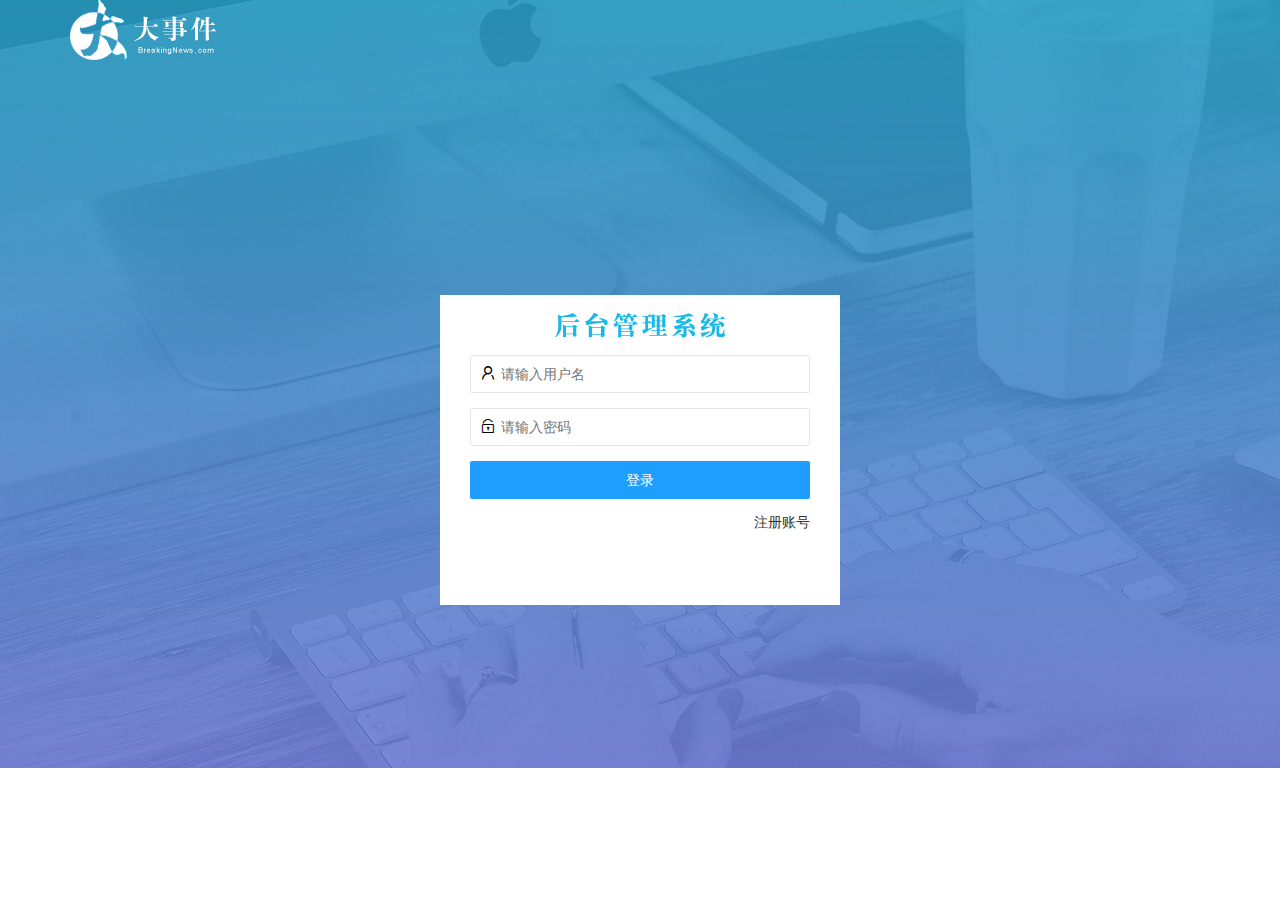
<file: login.html>
<!DOCTYPE html>
<html lang="en">

<head>
    <meta charset="UTF-8">
    <meta http-equiv="X-UA-Compatible" content="IE=edge">
    <meta name="viewport" content="width=device-width, initial-scale=1.0">
    <title>登录页面</title>
    <link rel="stylesheet" href="./assets/lib/layui/css/layui.css">
    <link rel="stylesheet" href="./assets/css/login.css">
</head>

<body>
    <div class="layui-main">
        <!-- 头部log区域 -->
        <img src="./assets/images/logo.png" alt="">
    </div>
    <!-- 登录注册区域 -->
    <div class="loginAndRegBox">
        <div class="title-box">
        </div>
        <!-- 登录模块 -->
        <div class="login-box">
            <form class="layui-form" id="form-login">
                <!-- 用户名 -->
                <div class="layui-form-item">
                    <i class="layui-icon layui-icon-username"></i>
                    <input type="text" name="username" required lay-verify="required" placeholder="请输入用户名"
                        autocomplete="off" class="layui-input">
                </div>
                <!-- 密码 -->
                <div class="layui-form-item">
                    <i class="layui-icon layui-icon-password"></i>
                    <input type="text" name="password" required lay-verify="required|password" placeholder="请输入密码"
                        autocomplete="off" class="layui-input">
                </div>
                <!-- 登陆按钮 -->
                <div class="layui-form-item">
                    <button class="layui-btn layui-btn-fluid layui-btn-normal" lay-submit
                        lay-filter="formDemo">登录</button>
                </div>
                <div class="layui-form-item link">
                    <a href="javascript:;" id="link-reg">注册账号</a>
                </div>
            </form>

        </div>
        <!-- 注册模块 -->
        <div class="reg-box">
            <form class="layui-form" id="form-reg">
                <!-- 用户名 -->
                <div class="layui-form-item">
                    <i class="layui-icon layui-icon-username"></i>
                    <input type="text" name="username" required lay-verify="required" placeholder="请输入用户名"
                        autocomplete="off" class="layui-input">
                </div>
                <!-- 密码 -->
                <div class="layui-form-item">
                    <i class="layui-icon layui-icon-password"></i>
                    <input type="text" name="password" required lay-verify="required|password" placeholder="请输入密码"
                        autocomplete="off" class="layui-input">
                </div>
                <!-- 确认密码 -->
                <div class="layui-form-item">
                    <i class="layui-icon layui-icon-password"></i>
                    <input type="text" name="repassword" required lay-verify="required|password|repwd"
                        placeholder="请再次输入密码" autocomplete="off" class="layui-input">
                </div>
                <!-- 注册按钮 -->
                <div class="layui-form-item">
                    <button class="layui-btn layui-btn-fluid" lay-submit lay-filter="formDemo">注册</button>
                </div>
                <div class="layui-form-item link">
                    <a href="javascript:;" id="link-login">登录账号</a>
                </div>
            </form>

        </div>
    </div>
    <script src="./assets/lib/layui/layui.all.js"></script>
    <script src="./assets/lib/jquery.js"></script>
    <script src="./assets/js/baseAPI.js"></script>
    <script src="./assets/js/login.js"></script>
</body>

</html>
</file>
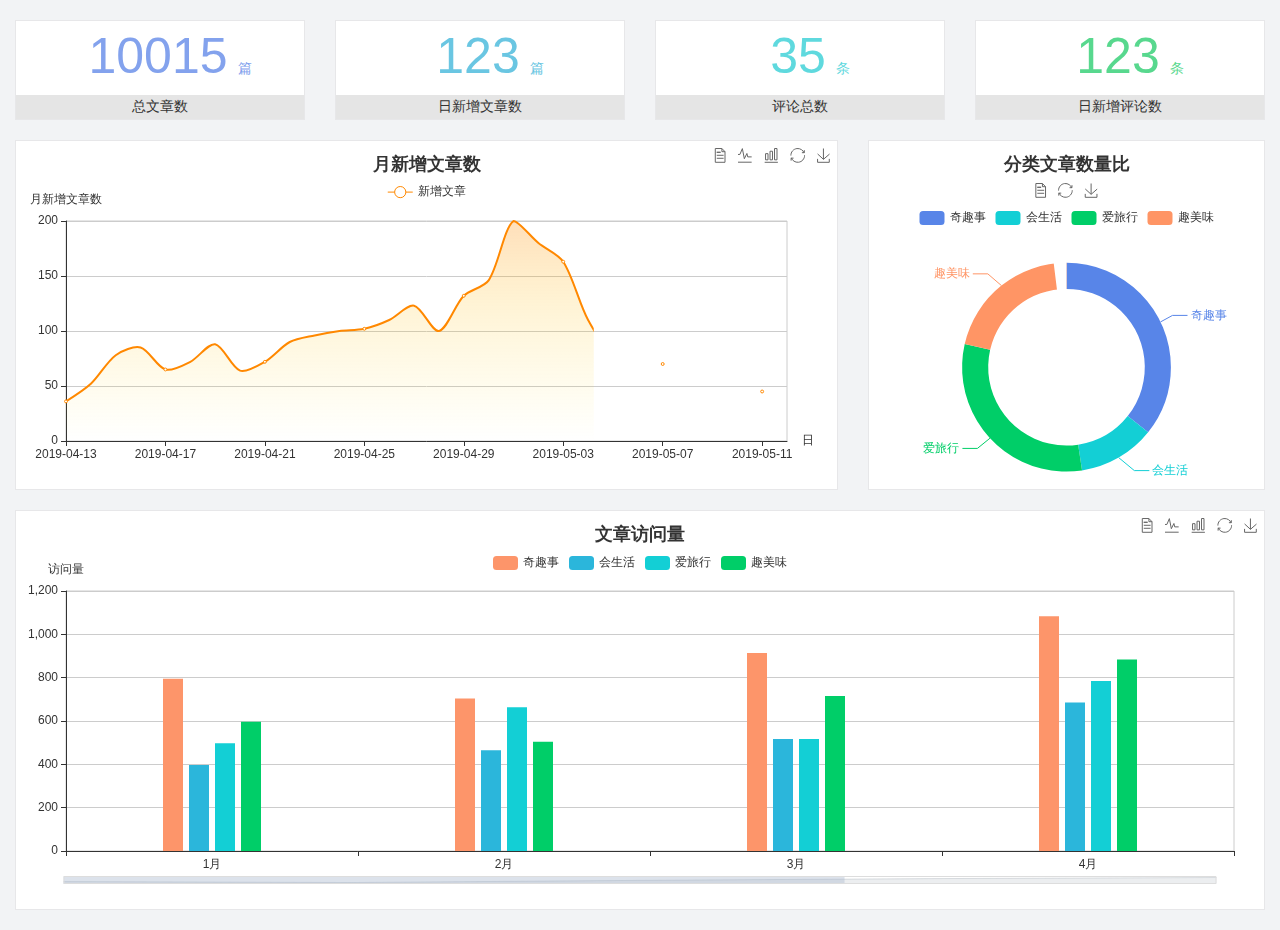
<file: home/dashboard.html>
<!DOCTYPE html>
<html lang="en">

<head>
  <meta charset="UTF-8">
  <meta name="viewport" content="width=device-width, initial-scale=1.0">
  <meta http-equiv="X-UA-Compatible" content="ie=edge">
  <title>图表统计</title>
  <link rel="stylesheet" href="../../assets/lib/bootstrap.css" />
  <link rel="stylesheet" href="../../assets/lib/main.css" />
  <script src="../../assets/lib/jquery.js"></script>
  <script type="text/javascript" src="../../assets/lib/echarts.min.js"></script>
</head>

<body>
  <div class="container-fluid">
    <div class="row spannel_list">
      <div class="col-sm-3 col-xs-6">
        <div class="spannel">
          <em>10015</em><span>篇</span>
          <b>总文章数</b>
        </div>
      </div>
      <div class="col-sm-3 col-xs-6">
        <div class="spannel scolor01">
          <em>123</em><span>篇</span>
          <b>日新增文章数</b>
        </div>
      </div>
      <div class="col-sm-3 col-xs-6">
        <div class="spannel scolor02">
          <em>35</em><span>条</span>
          <b>评论总数</b>
        </div>
      </div>
      <div class="col-sm-3 col-xs-6">
        <div class="spannel scolor03">
          <em>123</em><span>条</span>
          <b>日新增评论数</b>
        </div>
      </div>
    </div>
  </div>

  <div class="container-fluid">
    <div class="row curve-pie">
      <div class="col-lg-8 col-md-8">
        <div class="gragh_pannel" id="curve_show"></div>
      </div>
      <div class="col-lg-4 col-md-4">
        <div class="gragh_pannel" id="pie_show"></div>
      </div>
    </div>
  </div>

  <div class="container-fluid">
    <div class="column_pannel" id="column_show"></div>
  </div>

  <script>
    var oChart = echarts.init(document.getElementById('curve_show'));
    var aList_all = [
      { 'count': 36, 'date': '2019-04-13' },
      { 'count': 52, 'date': '2019-04-14' },
      { 'count': 78, 'date': '2019-04-15' },
      { 'count': 85, 'date': '2019-04-16' },
      { 'count': 65, 'date': '2019-04-17' },
      { 'count': 72, 'date': '2019-04-18' },
      { 'count': 88, 'date': '2019-04-19' },
      { 'count': 64, 'date': '2019-04-20' },
      { 'count': 72, 'date': '2019-04-21' },
      { 'count': 90, 'date': '2019-04-22' },
      { 'count': 96, 'date': '2019-04-23' },
      { 'count': 100, 'date': '2019-04-24' },
      { 'count': 102, 'date': '2019-04-25' },
      { 'count': 110, 'date': '2019-04-26' },
      { 'count': 123, 'date': '2019-04-27' },
      { 'count': 100, 'date': '2019-04-28' },
      { 'count': 132, 'date': '2019-04-29' },
      { 'count': 146, 'date': '2019-04-30' },
      { 'count': 200, 'date': '2019-05-01' },
      { 'count': 180, 'date': '2019-05-02' },
      { 'count': 163, 'date': '2019-05-03' },
      { 'count': 110, 'date': '2019-05-04' },
      { 'count': 80, 'date': '2019-05-05' },
      { 'count': 82, 'date': '2019-05-06' },
      { 'count': 70, 'date': '2019-05-07' },
      { 'count': 65, 'date': '2019-05-08' },
      { 'count': 54, 'date': '2019-05-09' },
      { 'count': 40, 'date': '2019-05-10' },
      { 'count': 45, 'date': '2019-05-11' },
      { 'count': 38, 'date': '2019-05-12' },
    ];

    let aCount = [];
    let aDate = [];

    for (var i = 0; i < aList_all.length; i++) {
      aCount.push(aList_all[i].count);
      aDate.push(aList_all[i].date);
    }

    var chartopt = {
      title: {
        text: '月新增文章数',
        left: 'center',
        top: '10'
      },
      tooltip: {
        trigger: 'axis'
      },
      legend: {
        data: ['新增文章'],
        top: '40'
      },
      toolbox: {
        show: true,
        feature: {
          mark: { show: true },
          dataView: { show: true, readOnly: false },
          magicType: { show: true, type: ['line', 'bar'] },
          restore: { show: true },
          saveAsImage: { show: true }
        }
      },
      calculable: true,
      xAxis: [
        {
          name: '日',
          type: 'category',
          boundaryGap: false,
          data: aDate
        }
      ],
      yAxis: [
        {
          name: '月新增文章数',
          type: 'value'
        }
      ],
      series: [
        {
          name: '新增文章',
          type: 'line',
          smooth: true,
          itemStyle: { normal: { areaStyle: { type: 'default' }, color: '#f80' }, lineStyle: { color: '#f80' } },
          data: aCount
        }],
      areaStyle: {
        normal: {
          color: new echarts.graphic.LinearGradient(0, 0, 0, 1, [{
            offset: 0,
            color: 'rgba(255,136,0,0.39)'
          }, {
            offset: .34,
            color: 'rgba(255,180,0,0.25)'
          }, {
            offset: 1,
            color: 'rgba(255,222,0,0.00)'
          }])

        }
      },
      grid: {
        show: true,
        x: 50,
        x2: 50,
        y: 80,
        height: 220
      }
    };

    oChart.setOption(chartopt);


    var oPie = echarts.init(document.getElementById('pie_show'));
    var oPieopt =
    {
      title: {
        top: 10,
        text: '分类文章数量比',
        x: 'center'
      },
      tooltip: {
        trigger: 'item',
        formatter: "{a} <br/>{b} : {c} ({d}%)"
      },
      color: ['#5885e8', '#13cfd5', '#00ce68', '#ff9565'],
      legend: {
        x: 'center',
        top: 65,
        data: ['奇趣事', '会生活', '爱旅行', '趣美味']
      },
      toolbox: {
        show: true,
        x: 'center',
        top: 35,
        feature: {
          mark: { show: true },
          dataView: { show: true, readOnly: false },
          magicType: {
            show: true,
            type: ['pie', 'funnel'],
            option: {
              funnel: {
                x: '25%',
                width: '50%',
                funnelAlign: 'left',
                max: 1548
              }
            }
          },
          restore: { show: true },
          saveAsImage: { show: true }
        }
      },
      calculable: true,
      series: [
        {
          name: '访问来源',
          type: 'pie',
          radius: ['45%', '60%'],
          center: ['50%', '65%'],
          data: [
            { value: 300, name: '奇趣事' },
            { value: 100, name: '会生活' },
            { value: 260, name: '爱旅行' },
            { value: 180, name: '趣美味' }
          ]
        }
      ]
    };
    oPie.setOption(oPieopt);



    var oColumn = this.echarts.init(document.getElementById('column_show'));
    var oColumnopt =
    {
      title: {
        text: '文章访问量',
        left: 'center',
        top: '10'
      },
      tooltip: {
        trigger: 'axis'
      },
      legend: {
        data: ['奇趣事', '会生活', '爱旅行', '趣美味'],
        top: '40'
      },
      toolbox: {
        show: true,
        feature: {
          mark: { show: true },
          dataView: { show: true, readOnly: false },
          magicType: { show: true, type: ['line', 'bar'] },
          restore: { show: true },
          saveAsImage: { show: true }
        }
      },
      calculable: true,
      xAxis: [
        {
          type: 'category',
          data: ['1月', '2月', '3月', '4月', '5月']
        }
      ],
      yAxis: [
        {
          name: '访问量',
          type: 'value'
        }
      ],
      series: [
        {
          name: '奇趣事',
          type: 'bar',
          barWidth: 20,
          itemStyle: {
            normal: { areaStyle: { type: 'default' }, color: '#fd956a' }
          },
          data: [800, 708, 920, 1090, 1200]
        },
        {
          name: '会生活',
          type: 'bar',
          barWidth: 20,
          itemStyle: {
            normal: { areaStyle: { type: 'default' }, color: '#2bb6db' }
          },
          data: [400, 468, 520, 690, 800]
        },
        {
          name: '爱旅行',
          type: 'bar',
          barWidth: 20,
          itemStyle: {
            normal: { areaStyle: { type: 'default' }, color: '#13cfd5' }
          },
          data: [500, 668, 520, 790, 900]
        },
        {
          name: '趣美味',
          type: 'bar',
          barWidth: 20,
          itemStyle: {
            normal: { areaStyle: { type: 'default' }, color: '#00ce68' }
          },
          data: [600, 508, 720, 890, 1000]
        }
      ],
      grid: {
        show: true,
        x: 50,
        x2: 30,
        y: 80,
        height: 260
      },
      dataZoom: [//给x轴设置滚动条
        {
          start: 0,//默认为0
          end: 100 - 1000 / 31,//默认为100
          type: 'slider',
          show: true,
          xAxisIndex: [0],
          handleSize: 0,//滑动条的 左右2个滑动条的大小
          height: 8,//组件高度
          left: 45, //左边的距离
          right: 50,//右边的距离
          bottom: 26,//右边的距离
          handleColor: '#ddd',//h滑动图标的颜色
          handleStyle: {
            borderColor: "#cacaca",
            borderWidth: "1",
            shadowBlur: 2,
            background: "#ddd",
            shadowColor: "#ddd",
          }
        }]
    };
    oColumn.setOption(oColumnopt);
  </script>
</body>

</html>
</file>
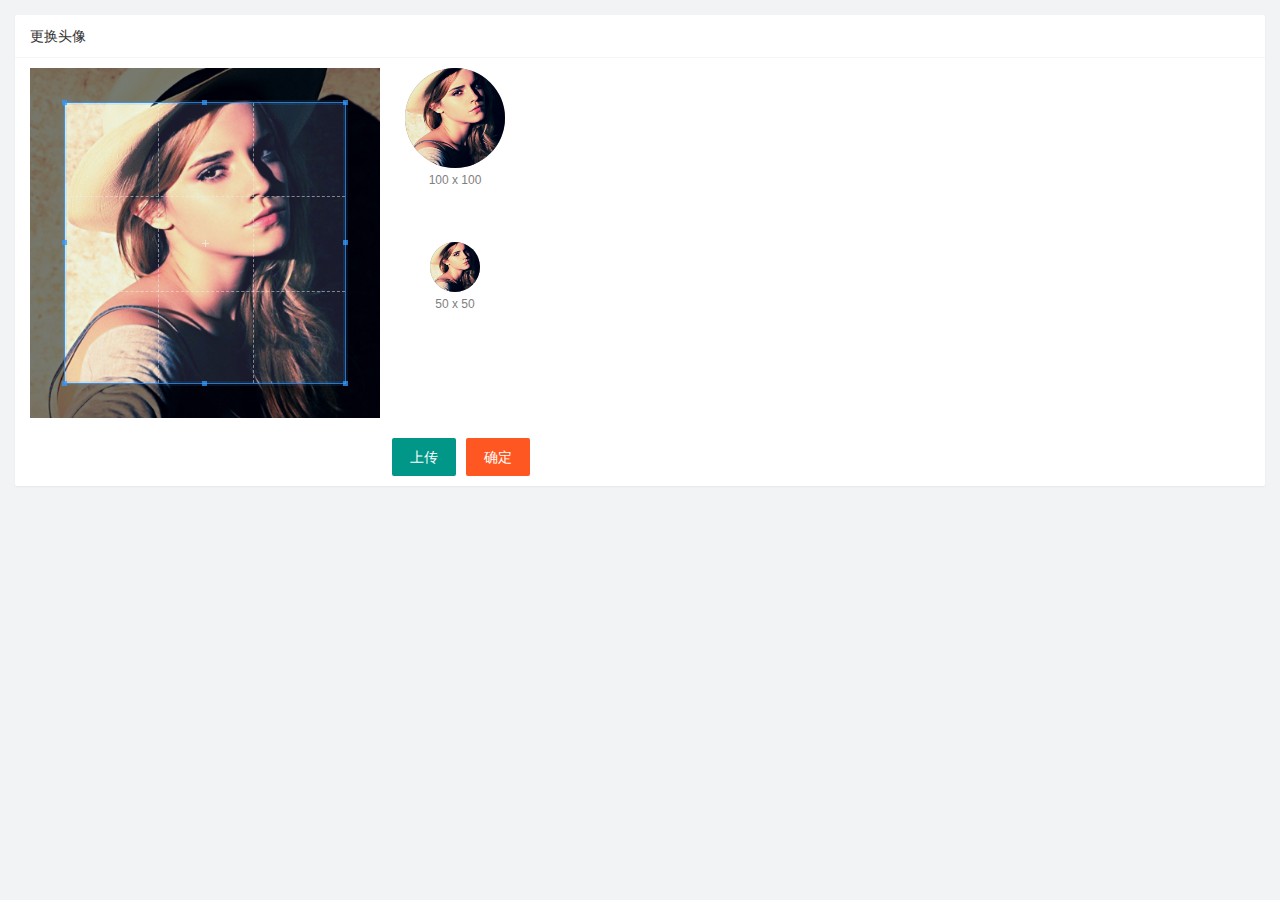
<file: user/user_avatar.html>
<!DOCTYPE html>
<html lang="en">

<head>
    <meta charset="UTF-8">
    <meta http-equiv="X-UA-Compatible" content="IE=edge">
    <meta name="viewport" content="width=device-width, initial-scale=1.0">
    <title>更换头像</title>
    <link rel="stylesheet" href="../assets/lib/layui/css/layui.css">
    <link rel="stylesheet" href="../assets/lib/cropper/cropper.css">
    <link rel="stylesheet" href="../assets/css/user/user_avatar.css">
</head>

<body>
    <div class="layui-card">
        <div class="layui-card-header">更换头像</div>
        <div class="layui-card-body">
            <div class="row1">
                <!-- 图片裁剪区域 -->
                <div class="cropper-box">
                    <!-- 这个 img 标签很重要，将来会把它初始化为裁剪区域 -->
                    <img id="image" src="../assets/images/sample.jpg" />
                </div>
                <!-- 图片的预览区域 -->
                <div class="preview-box">
                    <div>
                        <!-- 宽高为 100px 的预览区域 -->
                        <div class="img-preview w100"></div>
                        <p class="size">100 x 100</p>
                    </div>
                    <div>
                        <!-- 宽高为 50px 的预览区域 -->
                        <div class="img-preview w50"></div>
                        <p class="size">50 x 50</p>
                    </div>
                </div>
            </div>

            <!-- 第二行的按钮区域 -->
            <div class="row2">
                <!-- 通过 accept 属性，可以指定，允许用户选择什么类型的文件 -->
                <input type="file" id="file" accept="image/png,image/jpeg" />
                <button type="button" class="layui-btn" id="btnChooseImage">上传</button>
                <button type="button" class="layui-btn layui-btn-danger" id="btnUpload">确定</button>
            </div>
        </div>
    </div>
    <script src="../assets/lib/layui/layui.all.js"></script>
    <script src="../assets/lib/jquery.js"></script>
    <script src="../assets/js/baseAPI.js"></script>
    <script src="../assets/lib/cropper/Cropper.js"></script>
    <script src="../assets/lib/cropper/jquery-cropper.js"></script>
    <script src="../assets/js/user/user_avatar.js"></script>
</body>

</html>
</file>
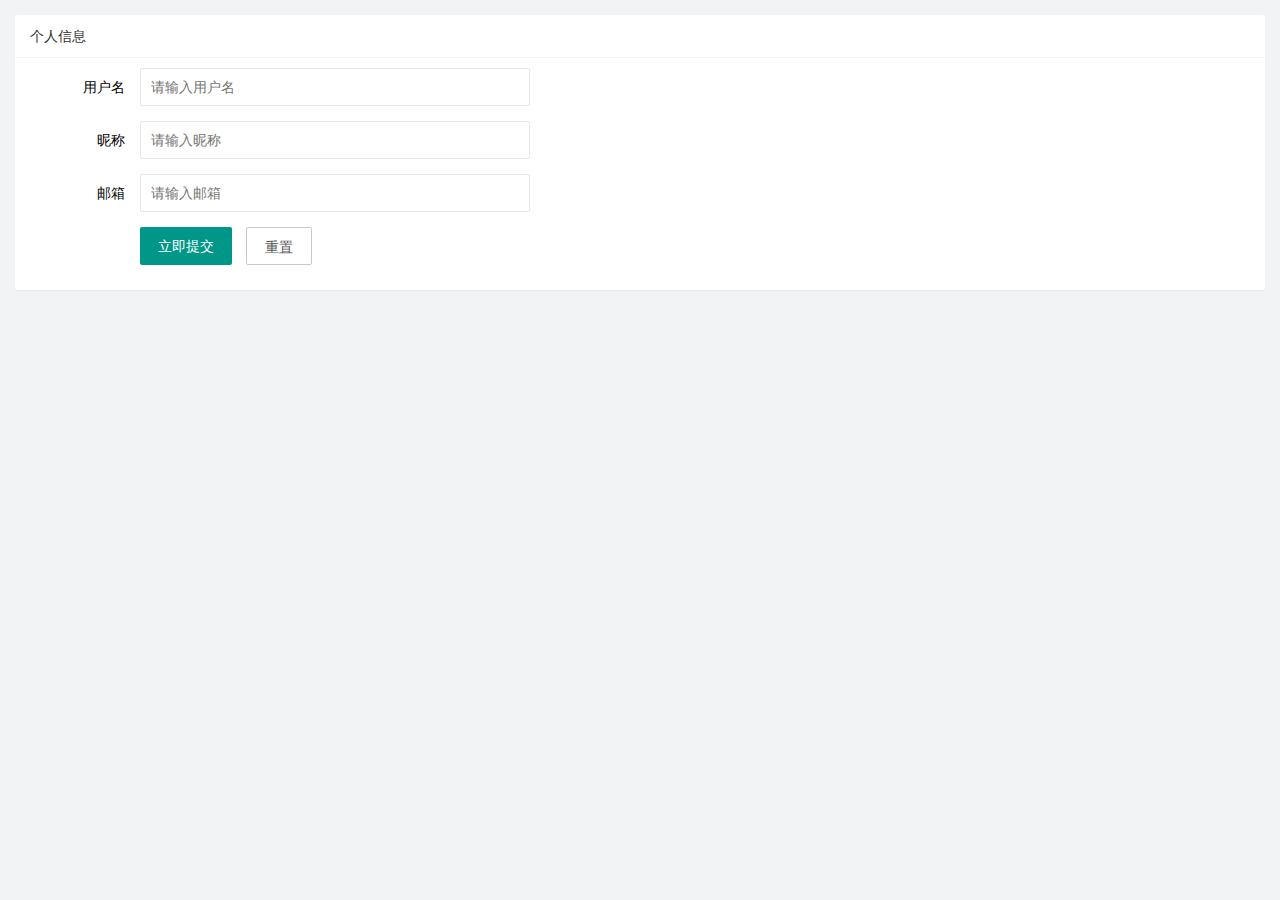
<file: user/user_info.html>
<!DOCTYPE html>
<html lang="en">

<head>
    <meta charset="UTF-8">
    <meta http-equiv="X-UA-Compatible" content="IE=edge">
    <meta name="viewport" content="width=device-width, initial-scale=1.0">
    <title>个人信息</title>
    <link rel="stylesheet" href="../assets/lib/layui/css/layui.css">
    <link rel="stylesheet" href="../assets/css/user/user_info.css">
</head>

<body>
    <div class="layui-card">
        <div class="layui-card-header">个人信息</div>
        <div class="layui-card-body">
            <form class="layui-form" lay-filter="formUserInfo">
                <!-- 隐藏域 id值 -->
                <input type="hidden" name="id">
                <div class="layui-form-item">
                    <label class="layui-form-label">用户名</label>
                    <div class="layui-input-block">
                        <input type="text" name="username" required lay-verify="required" placeholder="请输入用户名"
                            autocomplete="off" class="layui-input" readonly>
                    </div>
                </div>
                <div class="layui-form-item">
                    <label class="layui-form-label">昵称</label>
                    <div class="layui-input-block">
                        <input type="text" name="nickname" required lay-verify="required|nickname" placeholder="请输入昵称"
                            autocomplete="off" class="layui-input">
                    </div>
                </div>
                <div class="layui-form-item">
                    <label class="layui-form-label">邮箱</label>
                    <div class="layui-input-block">
                        <input type="text" name="email" required lay-verify="required|email" placeholder="请输入邮箱"
                            autocomplete="off" class="layui-input">
                    </div>
                </div>
                <div class="layui-form-item">
                    <div class="layui-input-block">
                      <button class="layui-btn" lay-submit lay-filter="formDemo">立即提交</button>
                      <button type="reset" id="btnRest" class="layui-btn layui-btn-primary">重置</button>
                    </div>
                  </div>
            </form>
        </div>
    </div>
    <script src="../assets/lib/layui/layui.all.js"></script>
    <script src="../assets/lib/jquery.js"></script>
    <script src="../assets/js/baseAPI.js"></script>
    <script src="../assets/js/user/user_info.js"></script>
</body>

</html>
</file>
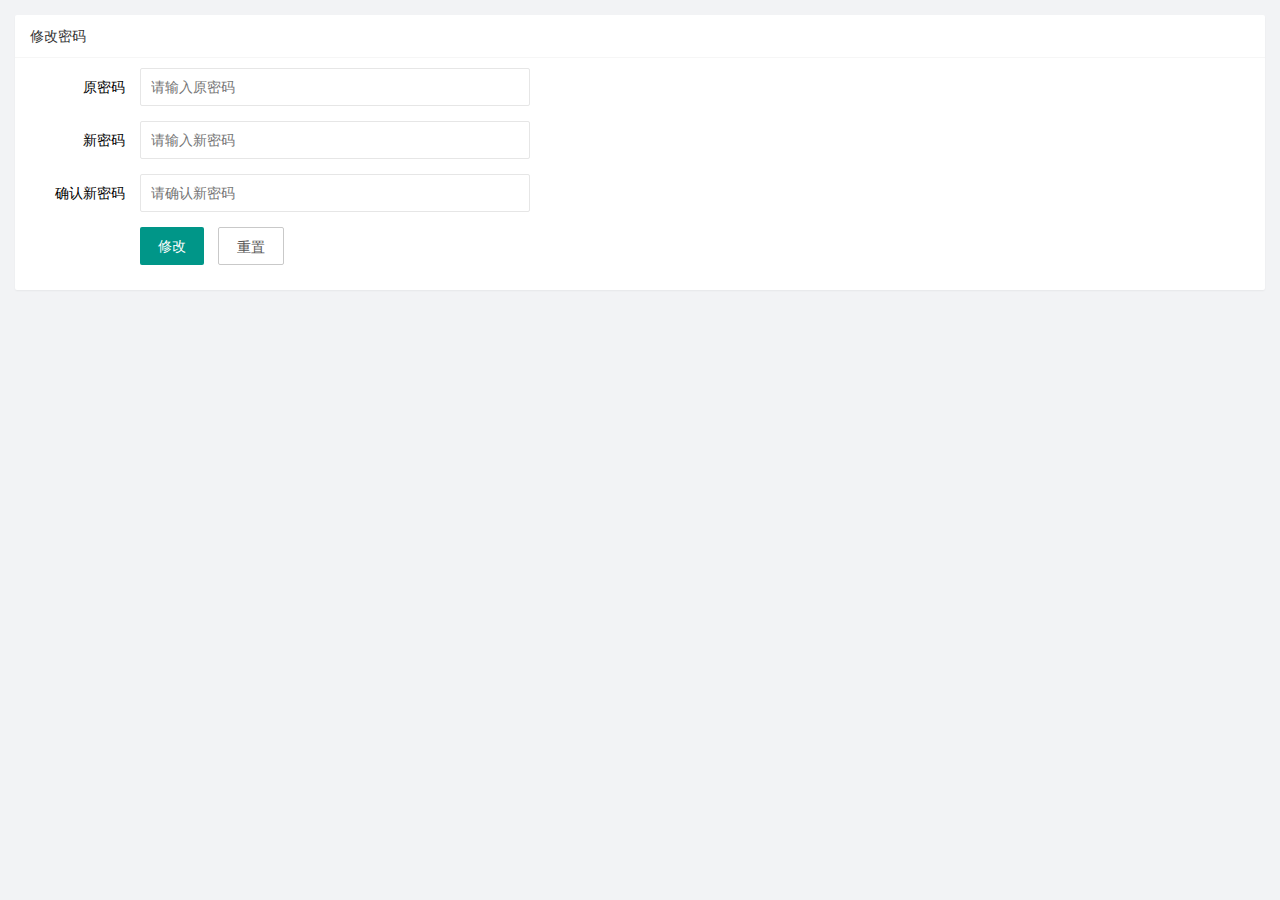
<file: user/user_pwd.html>
<!DOCTYPE html>
<html lang="en">
<head>
    <meta charset="UTF-8">
    <meta http-equiv="X-UA-Compatible" content="IE=edge">
    <meta name="viewport" content="width=device-width, initial-scale=1.0">
    <title>重置密码</title>
    <link rel="stylesheet" href="../assets/lib/layui/css/layui.css">
    <link rel="stylesheet" href="../assets/css/user/user_pwd.css">
</head>
<body>
    <div class="layui-card">
        <div class="layui-card-header">修改密码</div>
        <div class="layui-card-body">
            <form class="layui-form" lay-filter="formUserInfo">
                <div class="layui-form-item">
                    <label class="layui-form-label">原密码</label>
                    <div class="layui-input-block">
                        <input type="text" name="oldPwd" required lay-verify="required|pwd" placeholder="请输入原密码"
                            autocomplete="off" class="layui-input">
                    </div>
                </div>
                <div class="layui-form-item">
                    <label class="layui-form-label">新密码</label>
                    <div class="layui-input-block">
                        <input type="text" name="newPwd" required lay-verify="required|pwd|newPwd" placeholder="请输入新密码"
                            autocomplete="off" class="layui-input">
                    </div>
                </div>
                <div class="layui-form-item">
                    <label class="layui-form-label">确认新密码</label>
                    <div class="layui-input-block">
                        <input type="text" name="rePwd" required lay-verify="required|pwd" placeholder="请确认新密码"
                            autocomplete="off" class="layui-input">
                    </div>
                </div>
                <div class="layui-form-item">
                    <div class="layui-input-block">
                      <button class="layui-btn" lay-submit lay-filter="formDemo">修改</button>
                      <button type="reset" id="btnRest" class="layui-btn layui-btn-primary">重置</button>
                    </div>
                  </div>
            </form>
        </div>
    </div>
    <script src="../assets/lib/layui/layui.all.js"></script>
    <script src="../assets/lib/jquery.js"></script>
    <script src="../assets/js/baseAPI.js"></script>
    <script src="../assets/js/user/user_pwd.js"></script>
</body>
</html>
</file>
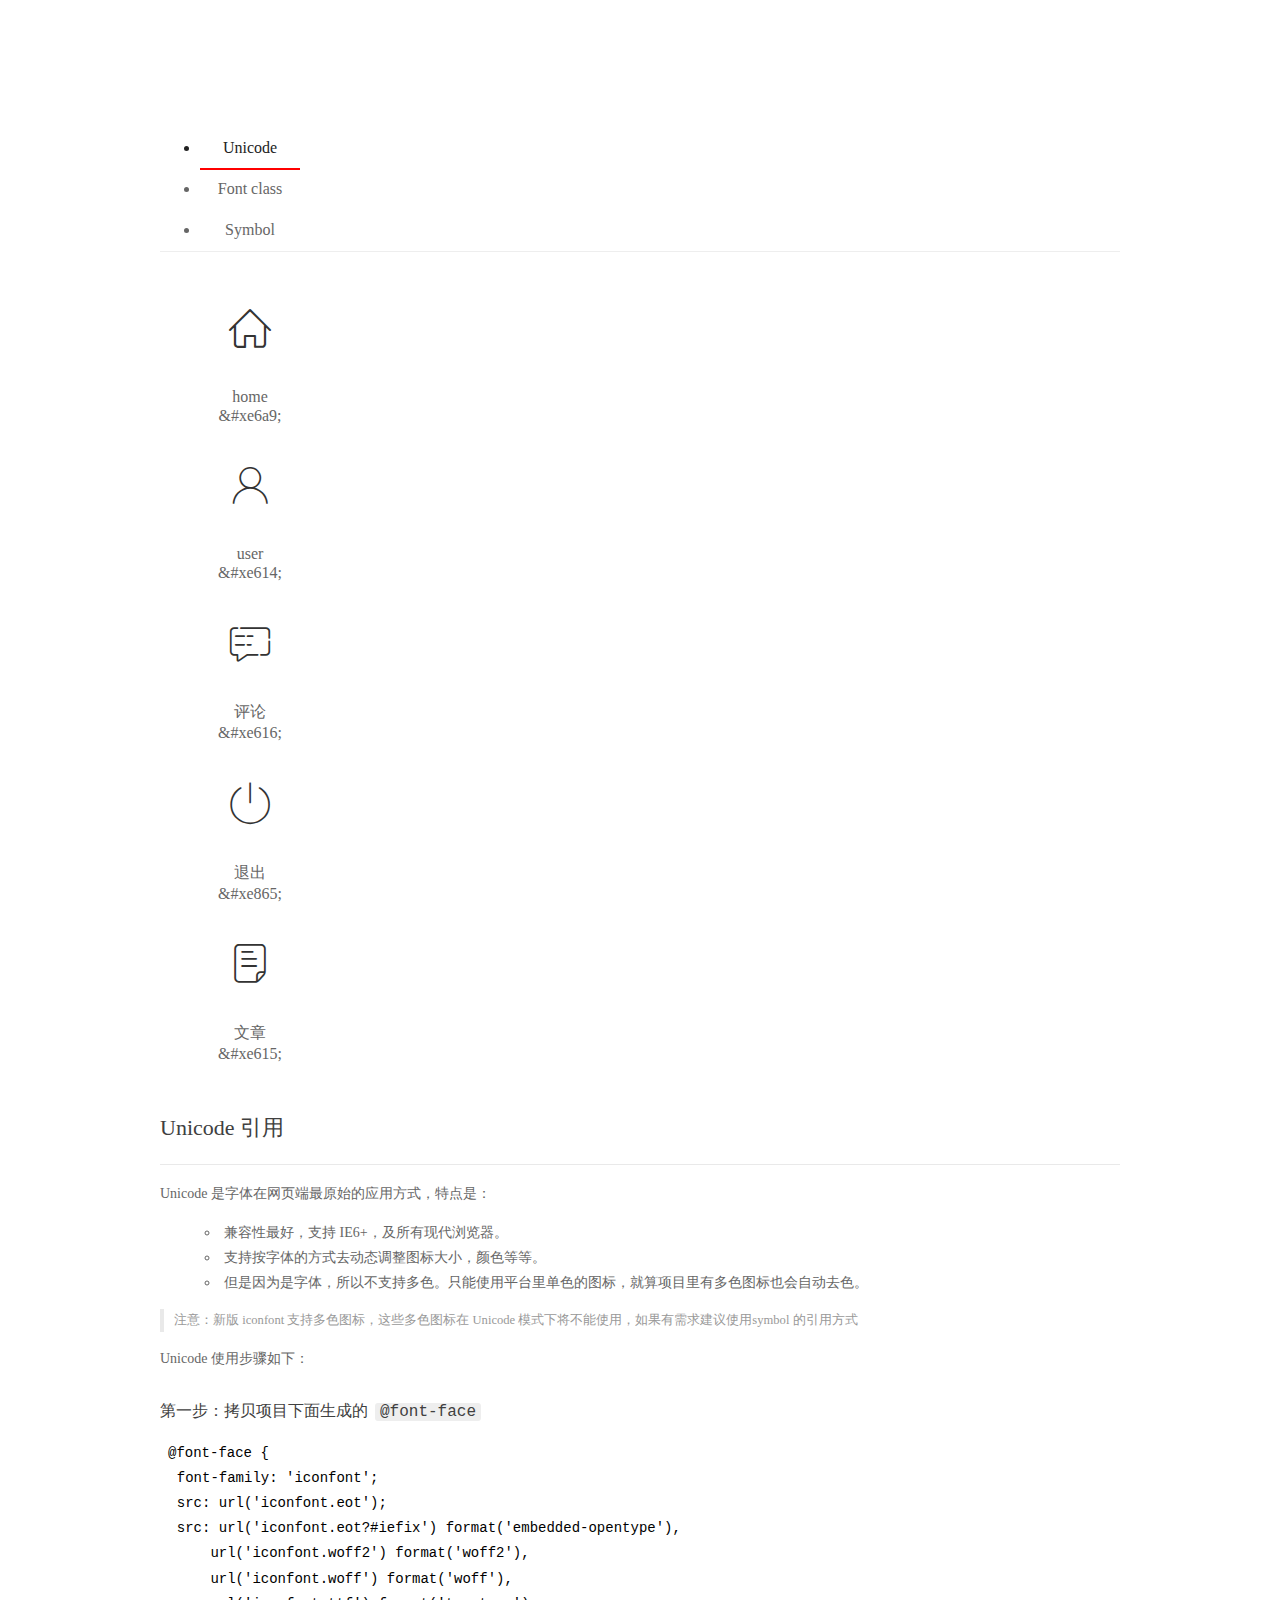
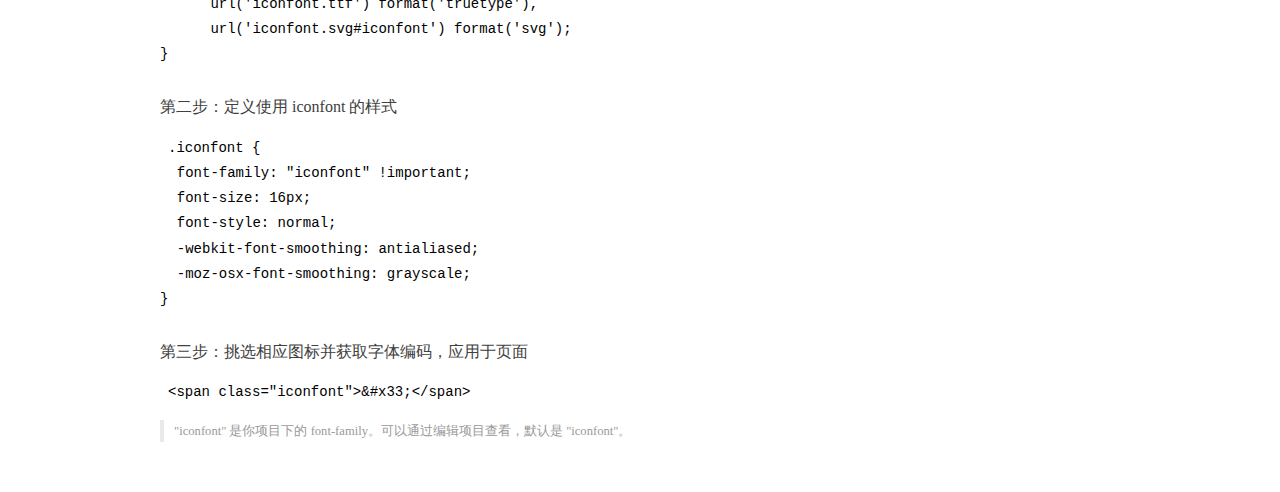
<file: assets/fonts/demo_index.html>
<!DOCTYPE html>
<html>
<head>
  <meta charset="utf-8"/>
  <title>IconFont Demo</title>
  <link rel="shortcut icon" href="https://gtms04.alicdn.com/tps/i4/TB1_oz6GVXXXXaFXpXXJDFnIXXX-64-64.ico" type="image/x-icon"/>
  <link rel="stylesheet" href="https://g.alicdn.com/thx/cube/1.3.2/cube.min.css">
  <link rel="stylesheet" href="demo.css">
  <link rel="stylesheet" href="iconfont.css">
  <script src="iconfont.js"></script>
  <!-- jQuery -->
  <script src="https://a1.alicdn.com/oss/uploads/2018/12/26/7bfddb60-08e8-11e9-9b04-53e73bb6408b.js"></script>
  <!-- 代码高亮 -->
  <script src="https://a1.alicdn.com/oss/uploads/2018/12/26/a3f714d0-08e6-11e9-8a15-ebf944d7534c.js"></script>
</head>
<body>
  <div class="main">
    <h1 class="logo"><a href="https://www.iconfont.cn/" title="iconfont 首页" target="_blank">&#xe86b;</a></h1>
    <div class="nav-tabs">
      <ul id="tabs" class="dib-box">
        <li class="dib active"><span>Unicode</span></li>
        <li class="dib"><span>Font class</span></li>
        <li class="dib"><span>Symbol</span></li>
      </ul>
      
    </div>
    <div class="tab-container">
      <div class="content unicode" style="display: block;">
          <ul class="icon_lists dib-box">
          
            <li class="dib">
              <span class="icon iconfont">&#xe6a9;</span>
                <div class="name">home</div>
                <div class="code-name">&amp;#xe6a9;</div>
              </li>
          
            <li class="dib">
              <span class="icon iconfont">&#xe614;</span>
                <div class="name">user</div>
                <div class="code-name">&amp;#xe614;</div>
              </li>
          
            <li class="dib">
              <span class="icon iconfont">&#xe616;</span>
                <div class="name">评论</div>
                <div class="code-name">&amp;#xe616;</div>
              </li>
          
            <li class="dib">
              <span class="icon iconfont">&#xe865;</span>
                <div class="name">退出</div>
                <div class="code-name">&amp;#xe865;</div>
              </li>
          
            <li class="dib">
              <span class="icon iconfont">&#xe615;</span>
                <div class="name">文章</div>
                <div class="code-name">&amp;#xe615;</div>
              </li>
          
          </ul>
          <div class="article markdown">
          <h2 id="unicode-">Unicode 引用</h2>
          <hr>

          <p>Unicode 是字体在网页端最原始的应用方式，特点是：</p>
          <ul>
            <li>兼容性最好，支持 IE6+，及所有现代浏览器。</li>
            <li>支持按字体的方式去动态调整图标大小，颜色等等。</li>
            <li>但是因为是字体，所以不支持多色。只能使用平台里单色的图标，就算项目里有多色图标也会自动去色。</li>
          </ul>
          <blockquote>
            <p>注意：新版 iconfont 支持多色图标，这些多色图标在 Unicode 模式下将不能使用，如果有需求建议使用symbol 的引用方式</p>
          </blockquote>
          <p>Unicode 使用步骤如下：</p>
          <h3 id="-font-face">第一步：拷贝项目下面生成的 <code>@font-face</code></h3>
<pre><code class="language-css"
>@font-face {
  font-family: 'iconfont';
  src: url('iconfont.eot');
  src: url('iconfont.eot?#iefix') format('embedded-opentype'),
      url('iconfont.woff2') format('woff2'),
      url('iconfont.woff') format('woff'),
      url('iconfont.ttf') format('truetype'),
      url('iconfont.svg#iconfont') format('svg');
}
</code></pre>
          <h3 id="-iconfont-">第二步：定义使用 iconfont 的样式</h3>
<pre><code class="language-css"
>.iconfont {
  font-family: "iconfont" !important;
  font-size: 16px;
  font-style: normal;
  -webkit-font-smoothing: antialiased;
  -moz-osx-font-smoothing: grayscale;
}
</code></pre>
          <h3 id="-">第三步：挑选相应图标并获取字体编码，应用于页面</h3>
<pre>
<code class="language-html"
>&lt;span class="iconfont"&gt;&amp;#x33;&lt;/span&gt;
</code></pre>
          <blockquote>
            <p>"iconfont" 是你项目下的 font-family。可以通过编辑项目查看，默认是 "iconfont"。</p>
          </blockquote>
          </div>
      </div>
      <div class="content font-class">
        <ul class="icon_lists dib-box">
          
          <li class="dib">
            <span class="icon iconfont icon-home"></span>
            <div class="name">
              home
            </div>
            <div class="code-name">.icon-home
            </div>
          </li>
          
          <li class="dib">
            <span class="icon iconfont icon-user"></span>
            <div class="name">
              user
            </div>
            <div class="code-name">.icon-user
            </div>
          </li>
          
          <li class="dib">
            <span class="icon iconfont icon-pinglun"></span>
            <div class="name">
              评论
            </div>
            <div class="code-name">.icon-pinglun
            </div>
          </li>
          
          <li class="dib">
            <span class="icon iconfont icon-tuichu"></span>
            <div class="name">
              退出
            </div>
            <div class="code-name">.icon-tuichu
            </div>
          </li>
          
          <li class="dib">
            <span class="icon iconfont icon-16"></span>
            <div class="name">
              文章
            </div>
            <div class="code-name">.icon-16
            </div>
          </li>
          
        </ul>
        <div class="article markdown">
        <h2 id="font-class-">font-class 引用</h2>
        <hr>

        <p>font-class 是 Unicode 使用方式的一种变种，主要是解决 Unicode 书写不直观，语意不明确的问题。</p>
        <p>与 Unicode 使用方式相比，具有如下特点：</p>
        <ul>
          <li>兼容性良好，支持 IE8+，及所有现代浏览器。</li>
          <li>相比于 Unicode 语意明确，书写更直观。可以很容易分辨这个 icon 是什么。</li>
          <li>因为使用 class 来定义图标，所以当要替换图标时，只需要修改 class 里面的 Unicode 引用。</li>
          <li>不过因为本质上还是使用的字体，所以多色图标还是不支持的。</li>
        </ul>
        <p>使用步骤如下：</p>
        <h3 id="-fontclass-">第一步：引入项目下面生成的 fontclass 代码：</h3>
<pre><code class="language-html">&lt;link rel="stylesheet" href="./iconfont.css"&gt;
</code></pre>
        <h3 id="-">第二步：挑选相应图标并获取类名，应用于页面：</h3>
<pre><code class="language-html">&lt;span class="iconfont icon-xxx"&gt;&lt;/span&gt;
</code></pre>
        <blockquote>
          <p>"
            iconfont" 是你项目下的 font-family。可以通过编辑项目查看，默认是 "iconfont"。</p>
        </blockquote>
      </div>
      </div>
      <div class="content symbol">
          <ul class="icon_lists dib-box">
          
            <li class="dib">
                <svg class="icon svg-icon" aria-hidden="true">
                  <use xlink:href="#icon-home"></use>
                </svg>
                <div class="name">home</div>
                <div class="code-name">#icon-home</div>
            </li>
          
            <li class="dib">
                <svg class="icon svg-icon" aria-hidden="true">
                  <use xlink:href="#icon-user"></use>
                </svg>
                <div class="name">user</div>
                <div class="code-name">#icon-user</div>
            </li>
          
            <li class="dib">
                <svg class="icon svg-icon" aria-hidden="true">
                  <use xlink:href="#icon-pinglun"></use>
                </svg>
                <div class="name">评论</div>
                <div class="code-name">#icon-pinglun</div>
            </li>
          
            <li class="dib">
                <svg class="icon svg-icon" aria-hidden="true">
                  <use xlink:href="#icon-tuichu"></use>
                </svg>
                <div class="name">退出</div>
                <div class="code-name">#icon-tuichu</div>
            </li>
          
            <li class="dib">
                <svg class="icon svg-icon" aria-hidden="true">
                  <use xlink:href="#icon-16"></use>
                </svg>
                <div class="name">文章</div>
                <div class="code-name">#icon-16</div>
            </li>
          
          </ul>
          <div class="article markdown">
          <h2 id="symbol-">Symbol 引用</h2>
          <hr>

          <p>这是一种全新的使用方式，应该说这才是未来的主流，也是平台目前推荐的用法。相关介绍可以参考这篇<a href="">文章</a>
            这种用法其实是做了一个 SVG 的集合，与另外两种相比具有如下特点：</p>
          <ul>
            <li>支持多色图标了，不再受单色限制。</li>
            <li>通过一些技巧，支持像字体那样，通过 <code>font-size</code>, <code>color</code> 来调整样式。</li>
            <li>兼容性较差，支持 IE9+，及现代浏览器。</li>
            <li>浏览器渲染 SVG 的性能一般，还不如 png。</li>
          </ul>
          <p>使用步骤如下：</p>
          <h3 id="-symbol-">第一步：引入项目下面生成的 symbol 代码：</h3>
<pre><code class="language-html">&lt;script src="./iconfont.js"&gt;&lt;/script&gt;
</code></pre>
          <h3 id="-css-">第二步：加入通用 CSS 代码（引入一次就行）：</h3>
<pre><code class="language-html">&lt;style&gt;
.icon {
  width: 1em;
  height: 1em;
  vertical-align: -0.15em;
  fill: currentColor;
  overflow: hidden;
}
&lt;/style&gt;
</code></pre>
          <h3 id="-">第三步：挑选相应图标并获取类名，应用于页面：</h3>
<pre><code class="language-html">&lt;svg class="icon" aria-hidden="true"&gt;
  &lt;use xlink:href="#icon-xxx"&gt;&lt;/use&gt;
&lt;/svg&gt;
</code></pre>
          </div>
      </div>

    </div>
  </div>
  <script>
  $(document).ready(function () {
      $('.tab-container .content:first').show()

      $('#tabs li').click(function (e) {
        var tabContent = $('.tab-container .content')
        var index = $(this).index()

        if ($(this).hasClass('active')) {
          return
        } else {
          $('#tabs li').removeClass('active')
          $(this).addClass('active')

          tabContent.hide().eq(index).fadeIn()
        }
      })
    })
  </script>
</body>
</html>
</file>
<file: assets/lib/layui/css/layui.css>
/** layui-v2.5.5 MIT License By https://www.layui.com */
 .layui-inline,img{display:inline-block;vertical-align:middle}h1,h2,h3,h4,h5,h6{font-weight:400}.layui-edge,.layui-header,.layui-inline,.layui-main{position:relative}.layui-body,.layui-edge,.layui-elip{overflow:hidden}.layui-btn,.layui-edge,.layui-inline,img{vertical-align:middle}.layui-btn,.layui-disabled,.layui-icon,.layui-unselect{-moz-user-select:none;-webkit-user-select:none;-ms-user-select:none}.layui-elip,.layui-form-checkbox span,.layui-form-pane .layui-form-label{text-overflow:ellipsis;white-space:nowrap}.layui-breadcrumb,.layui-tree-btnGroup{visibility:hidden}blockquote,body,button,dd,div,dl,dt,form,h1,h2,h3,h4,h5,h6,input,li,ol,p,pre,td,textarea,th,ul{margin:0;padding:0;-webkit-tap-highlight-color:rgba(0,0,0,0)}a:active,a:hover{outline:0}img{border:none}li{list-style:none}table{border-collapse:collapse;border-spacing:0}h4,h5,h6{font-size:100%}button,input,optgroup,option,select,textarea{font-family:inherit;font-size:inherit;font-style:inherit;font-weight:inherit;outline:0}pre{white-space:pre-wrap;white-space:-moz-pre-wrap;white-space:-pre-wrap;white-space:-o-pre-wrap;word-wrap:break-word}body{line-height:24px;font:14px Helvetica Neue,Helvetica,PingFang SC,Tahoma,Arial,sans-serif}hr{height:1px;margin:10px 0;border:0;clear:both}a{color:#333;text-decoration:none}a:hover{color:#777}a cite{font-style:normal;*cursor:pointer}.layui-border-box,.layui-border-box *{box-sizing:border-box}.layui-box,.layui-box *{box-sizing:content-box}.layui-clear{clear:both;*zoom:1}.layui-clear:after{content:'\20';clear:both;*zoom:1;display:block;height:0}.layui-inline{*display:inline;*zoom:1}.layui-edge{display:inline-block;width:0;height:0;border-width:6px;border-style:dashed;border-color:transparent}.layui-edge-top{top:-4px;border-bottom-color:#999;border-bottom-style:solid}.layui-edge-right{border-left-color:#999;border-left-style:solid}.layui-edge-bottom{top:2px;border-top-color:#999;border-top-style:solid}.layui-edge-left{border-right-color:#999;border-right-style:solid}.layui-disabled,.layui-disabled:hover{color:#d2d2d2!important;cursor:not-allowed!important}.layui-circle{border-radius:100%}.layui-show{display:block!important}.layui-hide{display:none!important}@font-face{font-family:layui-icon;src:url(../font/iconfont.eot?v=250);src:url(../font/iconfont.eot?v=250#iefix) format('embedded-opentype'),url(../font/iconfont.woff2?v=250) format('woff2'),url(../font/iconfont.woff?v=250) format('woff'),url(../font/iconfont.ttf?v=250) format('truetype'),url(../font/iconfont.svg?v=250#layui-icon) format('svg')}.layui-icon{font-family:layui-icon!important;font-size:16px;font-style:normal;-webkit-font-smoothing:antialiased;-moz-osx-font-smoothing:grayscale}.layui-icon-reply-fill:before{content:"\e611"}.layui-icon-set-fill:before{content:"\e614"}.layui-icon-menu-fill:before{content:"\e60f"}.layui-icon-search:before{content:"\e615"}.layui-icon-share:before{content:"\e641"}.layui-icon-set-sm:before{content:"\e620"}.layui-icon-engine:before{content:"\e628"}.layui-icon-close:before{content:"\1006"}.layui-icon-close-fill:before{content:"\1007"}.layui-icon-chart-screen:before{content:"\e629"}.layui-icon-star:before{content:"\e600"}.layui-icon-circle-dot:before{content:"\e617"}.layui-icon-chat:before{content:"\e606"}.layui-icon-release:before{content:"\e609"}.layui-icon-list:before{content:"\e60a"}.layui-icon-chart:before{content:"\e62c"}.layui-icon-ok-circle:before{content:"\1005"}.layui-icon-layim-theme:before{content:"\e61b"}.layui-icon-table:before{content:"\e62d"}.layui-icon-right:before{content:"\e602"}.layui-icon-left:before{content:"\e603"}.layui-icon-cart-simple:before{content:"\e698"}.layui-icon-face-cry:before{content:"\e69c"}.layui-icon-face-smile:before{content:"\e6af"}.layui-icon-survey:before{content:"\e6b2"}.layui-icon-tree:before{content:"\e62e"}.layui-icon-upload-circle:before{content:"\e62f"}.layui-icon-add-circle:before{content:"\e61f"}.layui-icon-download-circle:before{content:"\e601"}.layui-icon-templeate-1:before{content:"\e630"}.layui-icon-util:before{content:"\e631"}.layui-icon-face-surprised:before{content:"\e664"}.layui-icon-edit:before{content:"\e642"}.layui-icon-speaker:before{content:"\e645"}.layui-icon-down:before{content:"\e61a"}.layui-icon-file:before{content:"\e621"}.layui-icon-layouts:before{content:"\e632"}.layui-icon-rate-half:before{content:"\e6c9"}.layui-icon-add-circle-fine:before{content:"\e608"}.layui-icon-prev-circle:before{content:"\e633"}.layui-icon-read:before{content:"\e705"}.layui-icon-404:before{content:"\e61c"}.layui-icon-carousel:before{content:"\e634"}.layui-icon-help:before{content:"\e607"}.layui-icon-code-circle:before{content:"\e635"}.layui-icon-water:before{content:"\e636"}.layui-icon-username:before{content:"\e66f"}.layui-icon-find-fill:before{content:"\e670"}.layui-icon-about:before{content:"\e60b"}.layui-icon-location:before{content:"\e715"}.layui-icon-up:before{content:"\e619"}.layui-icon-pause:before{content:"\e651"}.layui-icon-date:before{content:"\e637"}.layui-icon-layim-uploadfile:before{content:"\e61d"}.layui-icon-delete:before{content:"\e640"}.layui-icon-play:before{content:"\e652"}.layui-icon-top:before{content:"\e604"}.layui-icon-friends:before{content:"\e612"}.layui-icon-refresh-3:before{content:"\e9aa"}.layui-icon-ok:before{content:"\e605"}.layui-icon-layer:before{content:"\e638"}.layui-icon-face-smile-fine:before{content:"\e60c"}.layui-icon-dollar:before{content:"\e659"}.layui-icon-group:before{content:"\e613"}.layui-icon-layim-download:before{content:"\e61e"}.layui-icon-picture-fine:before{content:"\e60d"}.layui-icon-link:before{content:"\e64c"}.layui-icon-diamond:before{content:"\e735"}.layui-icon-log:before{content:"\e60e"}.layui-icon-rate-solid:before{content:"\e67a"}.layui-icon-fonts-del:before{content:"\e64f"}.layui-icon-unlink:before{content:"\e64d"}.layui-icon-fonts-clear:before{content:"\e639"}.layui-icon-triangle-r:before{content:"\e623"}.layui-icon-circle:before{content:"\e63f"}.layui-icon-radio:before{content:"\e643"}.layui-icon-align-center:before{content:"\e647"}.layui-icon-align-right:before{content:"\e648"}.layui-icon-align-left:before{content:"\e649"}.layui-icon-loading-1:before{content:"\e63e"}.layui-icon-return:before{content:"\e65c"}.layui-icon-fonts-strong:before{content:"\e62b"}.layui-icon-upload:before{content:"\e67c"}.layui-icon-dialogue:before{content:"\e63a"}.layui-icon-video:before{content:"\e6ed"}.layui-icon-headset:before{content:"\e6fc"}.layui-icon-cellphone-fine:before{content:"\e63b"}.layui-icon-add-1:before{content:"\e654"}.layui-icon-face-smile-b:before{content:"\e650"}.layui-icon-fonts-html:before{content:"\e64b"}.layui-icon-form:before{content:"\e63c"}.layui-icon-cart:before{content:"\e657"}.layui-icon-camera-fill:before{content:"\e65d"}.layui-icon-tabs:before{content:"\e62a"}.layui-icon-fonts-code:before{content:"\e64e"}.layui-icon-fire:before{content:"\e756"}.layui-icon-set:before{content:"\e716"}.layui-icon-fonts-u:before{content:"\e646"}.layui-icon-triangle-d:before{content:"\e625"}.layui-icon-tips:before{content:"\e702"}.layui-icon-picture:before{content:"\e64a"}.layui-icon-more-vertical:before{content:"\e671"}.layui-icon-flag:before{content:"\e66c"}.layui-icon-loading:before{content:"\e63d"}.layui-icon-fonts-i:before{content:"\e644"}.layui-icon-refresh-1:before{content:"\e666"}.layui-icon-rmb:before{content:"\e65e"}.layui-icon-home:before{content:"\e68e"}.layui-icon-user:before{content:"\e770"}.layui-icon-notice:before{content:"\e667"}.layui-icon-login-weibo:before{content:"\e675"}.layui-icon-voice:before{content:"\e688"}.layui-icon-upload-drag:before{content:"\e681"}.layui-icon-login-qq:before{content:"\e676"}.layui-icon-snowflake:before{content:"\e6b1"}.layui-icon-file-b:before{content:"\e655"}.layui-icon-template:before{content:"\e663"}.layui-icon-auz:before{content:"\e672"}.layui-icon-console:before{content:"\e665"}.layui-icon-app:before{content:"\e653"}.layui-icon-prev:before{content:"\e65a"}.layui-icon-website:before{content:"\e7ae"}.layui-icon-next:before{content:"\e65b"}.layui-icon-component:before{content:"\e857"}.layui-icon-more:before{content:"\e65f"}.layui-icon-login-wechat:before{content:"\e677"}.layui-icon-shrink-right:before{content:"\e668"}.layui-icon-spread-left:before{content:"\e66b"}.layui-icon-camera:before{content:"\e660"}.layui-icon-note:before{content:"\e66e"}.layui-icon-refresh:before{content:"\e669"}.layui-icon-female:before{content:"\e661"}.layui-icon-male:before{content:"\e662"}.layui-icon-password:before{content:"\e673"}.layui-icon-senior:before{content:"\e674"}.layui-icon-theme:before{content:"\e66a"}.layui-icon-tread:before{content:"\e6c5"}.layui-icon-praise:before{content:"\e6c6"}.layui-icon-star-fill:before{content:"\e658"}.layui-icon-rate:before{content:"\e67b"}.layui-icon-template-1:before{content:"\e656"}.layui-icon-vercode:before{content:"\e679"}.layui-icon-cellphone:before{content:"\e678"}.layui-icon-screen-full:before{content:"\e622"}.layui-icon-screen-restore:before{content:"\e758"}.layui-icon-cols:before{content:"\e610"}.layui-icon-export:before{content:"\e67d"}.layui-icon-print:before{content:"\e66d"}.layui-icon-slider:before{content:"\e714"}.layui-icon-addition:before{content:"\e624"}.layui-icon-subtraction:before{content:"\e67e"}.layui-icon-service:before{content:"\e626"}.layui-icon-transfer:before{content:"\e691"}.layui-main{width:1140px;margin:0 auto}.layui-header{z-index:1000;height:60px}.layui-header a:hover{transition:all .5s;-webkit-transition:all .5s}.layui-side{position:fixed;left:0;top:0;bottom:0;z-index:999;width:200px;overflow-x:hidden}.layui-side-scroll{position:relative;width:220px;height:100%;overflow-x:hidden}.layui-body{position:absolute;left:200px;right:0;top:0;bottom:0;z-index:998;width:auto;overflow-y:auto;box-sizing:border-box}.layui-layout-body{overflow:hidden}.layui-layout-admin .layui-header{background-color:#23262E}.layui-layout-admin .layui-side{top:60px;width:200px;overflow-x:hidden}.layui-layout-admin .layui-body{position:fixed;top:60px;bottom:44px}.layui-layout-admin .layui-main{width:auto;margin:0 15px}.layui-layout-admin .layui-footer{position:fixed;left:200px;right:0;bottom:0;height:44px;line-height:44px;padding:0 15px;background-color:#eee}.layui-layout-admin .layui-logo{position:absolute;left:0;top:0;width:200px;height:100%;line-height:60px;text-align:center;color:#009688;font-size:16px}.layui-layout-admin .layui-header .layui-nav{background:0 0}.layui-layout-left{position:absolute!important;left:200px;top:0}.layui-layout-right{position:absolute!important;right:0;top:0}.layui-container{position:relative;margin:0 auto;padding:0 15px;box-sizing:border-box}.layui-fluid{position:relative;margin:0 auto;padding:0 15px}.layui-row:after,.layui-row:before{content:'';display:block;clear:both}.layui-col-lg1,.layui-col-lg10,.layui-col-lg11,.layui-col-lg12,.layui-col-lg2,.layui-col-lg3,.layui-col-lg4,.layui-col-lg5,.layui-col-lg6,.layui-col-lg7,.layui-col-lg8,.layui-col-lg9,.layui-col-md1,.layui-col-md10,.layui-col-md11,.layui-col-md12,.layui-col-md2,.layui-col-md3,.layui-col-md4,.layui-col-md5,.layui-col-md6,.layui-col-md7,.layui-col-md8,.layui-col-md9,.layui-col-sm1,.layui-col-sm10,.layui-col-sm11,.layui-col-sm12,.layui-col-sm2,.layui-col-sm3,.layui-col-sm4,.layui-col-sm5,.layui-col-sm6,.layui-col-sm7,.layui-col-sm8,.layui-col-sm9,.layui-col-xs1,.layui-col-xs10,.layui-col-xs11,.layui-col-xs12,.layui-col-xs2,.layui-col-xs3,.layui-col-xs4,.layui-col-xs5,.layui-col-xs6,.layui-col-xs7,.layui-col-xs8,.layui-col-xs9{position:relative;display:block;box-sizing:border-box}.layui-col-xs1,.layui-col-xs10,.layui-col-xs11,.layui-col-xs12,.layui-col-xs2,.layui-col-xs3,.layui-col-xs4,.layui-col-xs5,.layui-col-xs6,.layui-col-xs7,.layui-col-xs8,.layui-col-xs9{float:left}.layui-col-xs1{width:8.33333333%}.layui-col-xs2{width:16.66666667%}.layui-col-xs3{width:25%}.layui-col-xs4{width:33.33333333%}.layui-col-xs5{width:41.66666667%}.layui-col-xs6{width:50%}.layui-col-xs7{width:58.33333333%}.layui-col-xs8{width:66.66666667%}.layui-col-xs9{width:75%}.layui-col-xs10{width:83.33333333%}.layui-col-xs11{width:91.66666667%}.layui-col-xs12{width:100%}.layui-col-xs-offset1{margin-left:8.33333333%}.layui-col-xs-offset2{margin-left:16.66666667%}.layui-col-xs-offset3{margin-left:25%}.layui-col-xs-offset4{margin-left:33.33333333%}.layui-col-xs-offset5{margin-left:41.66666667%}.layui-col-xs-offset6{margin-left:50%}.layui-col-xs-offset7{margin-left:58.33333333%}.layui-col-xs-offset8{margin-left:66.66666667%}.layui-col-xs-offset9{margin-left:75%}.layui-col-xs-offset10{margin-left:83.33333333%}.layui-col-xs-offset11{margin-left:91.66666667%}.layui-col-xs-offset12{margin-left:100%}@media screen and (max-width:768px){.layui-hide-xs{display:none!important}.layui-show-xs-block{display:block!important}.layui-show-xs-inline{display:inline!important}.layui-show-xs-inline-block{display:inline-block!important}}@media screen and (min-width:768px){.layui-container{width:750px}.layui-hide-sm{display:none!important}.layui-show-sm-block{display:block!important}.layui-show-sm-inline{display:inline!important}.layui-show-sm-inline-block{display:inline-block!important}.layui-col-sm1,.layui-col-sm10,.layui-col-sm11,.layui-col-sm12,.layui-col-sm2,.layui-col-sm3,.layui-col-sm4,.layui-col-sm5,.layui-col-sm6,.layui-col-sm7,.layui-col-sm8,.layui-col-sm9{float:left}.layui-col-sm1{width:8.33333333%}.layui-col-sm2{width:16.66666667%}.layui-col-sm3{width:25%}.layui-col-sm4{width:33.33333333%}.layui-col-sm5{width:41.66666667%}.layui-col-sm6{width:50%}.layui-col-sm7{width:58.33333333%}.layui-col-sm8{width:66.66666667%}.layui-col-sm9{width:75%}.layui-col-sm10{width:83.33333333%}.layui-col-sm11{width:91.66666667%}.layui-col-sm12{width:100%}.layui-col-sm-offset1{margin-left:8.33333333%}.layui-col-sm-offset2{margin-left:16.66666667%}.layui-col-sm-offset3{margin-left:25%}.layui-col-sm-offset4{margin-left:33.33333333%}.layui-col-sm-offset5{margin-left:41.66666667%}.layui-col-sm-offset6{margin-left:50%}.layui-col-sm-offset7{margin-left:58.33333333%}.layui-col-sm-offset8{margin-left:66.66666667%}.layui-col-sm-offset9{margin-left:75%}.layui-col-sm-offset10{margin-left:83.33333333%}.layui-col-sm-offset11{margin-left:91.66666667%}.layui-col-sm-offset12{margin-left:100%}}@media screen and (min-width:992px){.layui-container{width:970px}.layui-hide-md{display:none!important}.layui-show-md-block{display:block!important}.layui-show-md-inline{display:inline!important}.layui-show-md-inline-block{display:inline-block!important}.layui-col-md1,.layui-col-md10,.layui-col-md11,.layui-col-md12,.layui-col-md2,.layui-col-md3,.layui-col-md4,.layui-col-md5,.layui-col-md6,.layui-col-md7,.layui-col-md8,.layui-col-md9{float:left}.layui-col-md1{width:8.33333333%}.layui-col-md2{width:16.66666667%}.layui-col-md3{width:25%}.layui-col-md4{width:33.33333333%}.layui-col-md5{width:41.66666667%}.layui-col-md6{width:50%}.layui-col-md7{width:58.33333333%}.layui-col-md8{width:66.66666667%}.layui-col-md9{width:75%}.layui-col-md10{width:83.33333333%}.layui-col-md11{width:91.66666667%}.layui-col-md12{width:100%}.layui-col-md-offset1{margin-left:8.33333333%}.layui-col-md-offset2{margin-left:16.66666667%}.layui-col-md-offset3{margin-left:25%}.layui-col-md-offset4{margin-left:33.33333333%}.layui-col-md-offset5{margin-left:41.66666667%}.layui-col-md-offset6{margin-left:50%}.layui-col-md-offset7{margin-left:58.33333333%}.layui-col-md-offset8{margin-left:66.66666667%}.layui-col-md-offset9{margin-left:75%}.layui-col-md-offset10{margin-left:83.33333333%}.layui-col-md-offset11{margin-left:91.66666667%}.layui-col-md-offset12{margin-left:100%}}@media screen and (min-width:1200px){.layui-container{width:1170px}.layui-hide-lg{display:none!important}.layui-show-lg-block{display:block!important}.layui-show-lg-inline{display:inline!important}.layui-show-lg-inline-block{display:inline-block!important}.layui-col-lg1,.layui-col-lg10,.layui-col-lg11,.layui-col-lg12,.layui-col-lg2,.layui-col-lg3,.layui-col-lg4,.layui-col-lg5,.layui-col-lg6,.layui-col-lg7,.layui-col-lg8,.layui-col-lg9{float:left}.layui-col-lg1{width:8.33333333%}.layui-col-lg2{width:16.66666667%}.layui-col-lg3{width:25%}.layui-col-lg4{width:33.33333333%}.layui-col-lg5{width:41.66666667%}.layui-col-lg6{width:50%}.layui-col-lg7{width:58.33333333%}.layui-col-lg8{width:66.66666667%}.layui-col-lg9{width:75%}.layui-col-lg10{width:83.33333333%}.layui-col-lg11{width:91.66666667%}.layui-col-lg12{width:100%}.layui-col-lg-offset1{margin-left:8.33333333%}.layui-col-lg-offset2{margin-left:16.66666667%}.layui-col-lg-offset3{margin-left:25%}.layui-col-lg-offset4{margin-left:33.33333333%}.layui-col-lg-offset5{margin-left:41.66666667%}.layui-col-lg-offset6{margin-left:50%}.layui-col-lg-offset7{margin-left:58.33333333%}.layui-col-lg-offset8{margin-left:66.66666667%}.layui-col-lg-offset9{margin-left:75%}.layui-col-lg-offset10{margin-left:83.33333333%}.layui-col-lg-offset11{margin-left:91.66666667%}.layui-col-lg-offset12{margin-left:100%}}.layui-col-space1{margin:-.5px}.layui-col-space1>*{padding:.5px}.layui-col-space3{margin:-1.5px}.layui-col-space3>*{padding:1.5px}.layui-col-space5{margin:-2.5px}.layui-col-space5>*{padding:2.5px}.layui-col-space8{margin:-3.5px}.layui-col-space8>*{padding:3.5px}.layui-col-space10{margin:-5px}.layui-col-space10>*{padding:5px}.layui-col-space12{margin:-6px}.layui-col-space12>*{padding:6px}.layui-col-space15{margin:-7.5px}.layui-col-space15>*{padding:7.5px}.layui-col-space18{margin:-9px}.layui-col-space18>*{padding:9px}.layui-col-space20{margin:-10px}.layui-col-space20>*{padding:10px}.layui-col-space22{margin:-11px}.layui-col-space22>*{padding:11px}.layui-col-space25{margin:-12.5px}.layui-col-space25>*{padding:12.5px}.layui-col-space30{margin:-15px}.layui-col-space30>*{padding:15px}.layui-btn,.layui-input,.layui-select,.layui-textarea,.layui-upload-button{outline:0;-webkit-appearance:none;transition:all .3s;-webkit-transition:all .3s;box-sizing:border-box}.layui-elem-quote{margin-bottom:10px;padding:15px;line-height:22px;border-left:5px solid #009688;border-radius:0 2px 2px 0;background-color:#f2f2f2}.layui-quote-nm{border-style:solid;border-width:1px 1px 1px 5px;background:0 0}.layui-elem-field{margin-bottom:10px;padding:0;border-width:1px;border-style:solid}.layui-elem-field legend{margin-left:20px;padding:0 10px;font-size:20px;font-weight:300}.layui-field-title{margin:10px 0 20px;border-width:1px 0 0}.layui-field-box{padding:10px 15px}.layui-field-title .layui-field-box{padding:10px 0}.layui-progress{position:relative;height:6px;border-radius:20px;background-color:#e2e2e2}.layui-progress-bar{position:absolute;left:0;top:0;width:0;max-width:100%;height:6px;border-radius:20px;text-align:right;background-color:#5FB878;transition:all .3s;-webkit-transition:all .3s}.layui-progress-big,.layui-progress-big .layui-progress-bar{height:18px;line-height:18px}.layui-progress-text{position:relative;top:-20px;line-height:18px;font-size:12px;color:#666}.layui-progress-big .layui-progress-text{position:static;padding:0 10px;color:#fff}.layui-collapse{border-width:1px;border-style:solid;border-radius:2px}.layui-colla-content,.layui-colla-item{border-top-width:1px;border-top-style:solid}.layui-colla-item:first-child{border-top:none}.layui-colla-title{position:relative;height:42px;line-height:42px;padding:0 15px 0 35px;color:#333;background-color:#f2f2f2;cursor:pointer;font-size:14px;overflow:hidden}.layui-colla-content{display:none;padding:10px 15px;line-height:22px;color:#666}.layui-colla-icon{position:absolute;left:15px;top:0;font-size:14px}.layui-card{margin-bottom:15px;border-radius:2px;background-color:#fff;box-shadow:0 1px 2px 0 rgba(0,0,0,.05)}.layui-card:last-child{margin-bottom:0}.layui-card-header{position:relative;height:42px;line-height:42px;padding:0 15px;border-bottom:1px solid #f6f6f6;color:#333;border-radius:2px 2px 0 0;font-size:14px}.layui-bg-black,.layui-bg-blue,.layui-bg-cyan,.layui-bg-green,.layui-bg-orange,.layui-bg-red{color:#fff!important}.layui-card-body{position:relative;padding:10px 15px;line-height:24px}.layui-card-body[pad15]{padding:15px}.layui-card-body[pad20]{padding:20px}.layui-card-body .layui-table{margin:5px 0}.layui-card .layui-tab{margin:0}.layui-panel-window{position:relative;padding:15px;border-radius:0;border-top:5px solid #E6E6E6;background-color:#fff}.layui-auxiliar-moving{position:fixed;left:0;right:0;top:0;bottom:0;width:100%;height:100%;background:0 0;z-index:9999999999}.layui-form-label,.layui-form-mid,.layui-form-select,.layui-input-block,.layui-input-inline,.layui-textarea{position:relative}.layui-bg-red{background-color:#FF5722!important}.layui-bg-orange{background-color:#FFB800!important}.layui-bg-green{background-color:#009688!important}.layui-bg-cyan{background-color:#2F4056!important}.layui-bg-blue{background-color:#1E9FFF!important}.layui-bg-black{background-color:#393D49!important}.layui-bg-gray{background-color:#eee!important;color:#666!important}.layui-badge-rim,.layui-colla-content,.layui-colla-item,.layui-collapse,.layui-elem-field,.layui-form-pane .layui-form-item[pane],.layui-form-pane .layui-form-label,.layui-input,.layui-layedit,.layui-layedit-tool,.layui-quote-nm,.layui-select,.layui-tab-bar,.layui-tab-card,.layui-tab-title,.layui-tab-title .layui-this:after,.layui-textarea{border-color:#e6e6e6}.layui-timeline-item:before,hr{background-color:#e6e6e6}.layui-text{line-height:22px;font-size:14px;color:#666}.layui-text h1,.layui-text h2,.layui-text h3{font-weight:500;color:#333}.layui-text h1{font-size:30px}.layui-text h2{font-size:24px}.layui-text h3{font-size:18px}.layui-text a:not(.layui-btn){color:#01AAED}.layui-text a:not(.layui-btn):hover{text-decoration:underline}.layui-text ul{padding:5px 0 5px 15px}.layui-text ul li{margin-top:5px;list-style-type:disc}.layui-text em,.layui-word-aux{color:#999!important;padding:0 5px!important}.layui-btn{display:inline-block;height:38px;line-height:38px;padding:0 18px;background-color:#009688;color:#fff;white-space:nowrap;text-align:center;font-size:14px;border:none;border-radius:2px;cursor:pointer}.layui-btn:hover{opacity:.8;filter:alpha(opacity=80);color:#fff}.layui-btn:active{opacity:1;filter:alpha(opacity=100)}.layui-btn+.layui-btn{margin-left:10px}.layui-btn-container{font-size:0}.layui-btn-container .layui-btn{margin-right:10px;margin-bottom:10px}.layui-btn-container .layui-btn+.layui-btn{margin-left:0}.layui-table .layui-btn-container .layui-btn{margin-bottom:9px}.layui-btn-radius{border-radius:100px}.layui-btn .layui-icon{margin-right:3px;font-size:18px;vertical-align:bottom;vertical-align:middle\9}.layui-btn-primary{border:1px solid #C9C9C9;background-color:#fff;color:#555}.layui-btn-primary:hover{border-color:#009688;color:#333}.layui-btn-normal{background-color:#1E9FFF}.layui-btn-warm{background-color:#FFB800}.layui-btn-danger{background-color:#FF5722}.layui-btn-checked{background-color:#5FB878}.layui-btn-disabled,.layui-btn-disabled:active,.layui-btn-disabled:hover{border:1px solid #e6e6e6;background-color:#FBFBFB;color:#C9C9C9;cursor:not-allowed;opacity:1}.layui-btn-lg{height:44px;line-height:44px;padding:0 25px;font-size:16px}.layui-btn-sm{height:30px;line-height:30px;padding:0 10px;font-size:12px}.layui-btn-sm i{font-size:16px!important}.layui-btn-xs{height:22px;line-height:22px;padding:0 5px;font-size:12px}.layui-btn-xs i{font-size:14px!important}.layui-btn-group{display:inline-block;vertical-align:middle;font-size:0}.layui-btn-group .layui-btn{margin-left:0!important;margin-right:0!important;border-left:1px solid rgba(255,255,255,.5);border-radius:0}.layui-btn-group .layui-btn-primary{border-left:none}.layui-btn-group .layui-btn-primary:hover{border-color:#C9C9C9;color:#009688}.layui-btn-group .layui-btn:first-child{border-left:none;border-radius:2px 0 0 2px}.layui-btn-group .layui-btn-primary:first-child{border-left:1px solid #c9c9c9}.layui-btn-group .layui-btn:last-child{border-radius:0 2px 2px 0}.layui-btn-group .layui-btn+.layui-btn{margin-left:0}.layui-btn-group+.layui-btn-group{margin-left:10px}.layui-btn-fluid{width:100%}.layui-input,.layui-select,.layui-textarea{height:38px;line-height:1.3;line-height:38px\9;border-width:1px;border-style:solid;background-color:#fff;border-radius:2px}.layui-input::-webkit-input-placeholder,.layui-select::-webkit-input-placeholder,.layui-textarea::-webkit-input-placeholder{line-height:1.3}.layui-input,.layui-textarea{display:block;width:100%;padding-left:10px}.layui-input:hover,.layui-textarea:hover{border-color:#D2D2D2!important}.layui-input:focus,.layui-textarea:focus{border-color:#C9C9C9!important}.layui-textarea{min-height:100px;height:auto;line-height:20px;padding:6px 10px;resize:vertical}.layui-select{padding:0 10px}.layui-form input[type=checkbox],.layui-form input[type=radio],.layui-form select{display:none}.layui-form [lay-ignore]{display:initial}.layui-form-item{margin-bottom:15px;clear:both;*zoom:1}.layui-form-item:after{content:'\20';clear:both;*zoom:1;display:block;height:0}.layui-form-label{float:left;display:block;padding:9px 15px;width:80px;font-weight:400;line-height:20px;text-align:right}.layui-form-label-col{display:block;float:none;padding:9px 0;line-height:20px;text-align:left}.layui-form-item .layui-inline{margin-bottom:5px;margin-right:10px}.layui-input-block{margin-left:110px;min-height:36px}.layui-input-inline{display:inline-block;vertical-align:middle}.layui-form-item .layui-input-inline{float:left;width:190px;margin-right:10px}.layui-form-text .layui-input-inline{width:auto}.layui-form-mid{float:left;display:block;padding:9px 0!important;line-height:20px;margin-right:10px}.layui-form-danger+.layui-form-select .layui-input,.layui-form-danger:focus{border-color:#FF5722!important}.layui-form-select .layui-input{padding-right:30px;cursor:pointer}.layui-form-select .layui-edge{position:absolute;right:10px;top:50%;margin-top:-3px;cursor:pointer;border-width:6px;border-top-color:#c2c2c2;border-top-style:solid;transition:all .3s;-webkit-transition:all .3s}.layui-form-select dl{display:none;position:absolute;left:0;top:42px;padding:5px 0;z-index:899;min-width:100%;border:1px solid #d2d2d2;max-height:300px;overflow-y:auto;background-color:#fff;border-radius:2px;box-shadow:0 2px 4px rgba(0,0,0,.12);box-sizing:border-box}.layui-form-select dl dd,.layui-form-select dl dt{padding:0 10px;line-height:36px;white-space:nowrap;overflow:hidden;text-overflow:ellipsis}.layui-form-select dl dt{font-size:12px;color:#999}.layui-form-select dl dd{cursor:pointer}.layui-form-select dl dd:hover{background-color:#f2f2f2;-webkit-transition:.5s all;transition:.5s all}.layui-form-select .layui-select-group dd{padding-left:20px}.layui-form-select dl dd.layui-select-tips{padding-left:10px!important;color:#999}.layui-form-select dl dd.layui-this{background-color:#5FB878;color:#fff}.layui-form-checkbox,.layui-form-select dl dd.layui-disabled{background-color:#fff}.layui-form-selected dl{display:block}.layui-form-checkbox,.layui-form-checkbox *,.layui-form-switch{display:inline-block;vertical-align:middle}.layui-form-selected .layui-edge{margin-top:-9px;-webkit-transform:rotate(180deg);transform:rotate(180deg);margin-top:-3px\9}:root .layui-form-selected .layui-edge{margin-top:-9px\0/IE9}.layui-form-selectup dl{top:auto;bottom:42px}.layui-select-none{margin:5px 0;text-align:center;color:#999}.layui-select-disabled .layui-disabled{border-color:#eee!important}.layui-select-disabled .layui-edge{border-top-color:#d2d2d2}.layui-form-checkbox{position:relative;height:30px;line-height:30px;margin-right:10px;padding-right:30px;cursor:pointer;font-size:0;-webkit-transition:.1s linear;transition:.1s linear;box-sizing:border-box}.layui-form-checkbox span{padding:0 10px;height:100%;font-size:14px;border-radius:2px 0 0 2px;background-color:#d2d2d2;color:#fff;overflow:hidden}.layui-form-checkbox:hover span{background-color:#c2c2c2}.layui-form-checkbox i{position:absolute;right:0;top:0;width:30px;height:28px;border:1px solid #d2d2d2;border-left:none;border-radius:0 2px 2px 0;color:#fff;font-size:20px;text-align:center}.layui-form-checkbox:hover i{border-color:#c2c2c2;color:#c2c2c2}.layui-form-checked,.layui-form-checked:hover{border-color:#5FB878}.layui-form-checked span,.layui-form-checked:hover span{background-color:#5FB878}.layui-form-checked i,.layui-form-checked:hover i{color:#5FB878}.layui-form-item .layui-form-checkbox{margin-top:4px}.layui-form-checkbox[lay-skin=primary]{height:auto!important;line-height:normal!important;min-width:18px;min-height:18px;border:none!important;margin-right:0;padding-left:28px;padding-right:0;background:0 0}.layui-form-checkbox[lay-skin=primary] span{padding-left:0;padding-right:15px;line-height:18px;background:0 0;color:#666}.layui-form-checkbox[lay-skin=primary] i{right:auto;left:0;width:16px;height:16px;line-height:16px;border:1px solid #d2d2d2;font-size:12px;border-radius:2px;background-color:#fff;-webkit-transition:.1s linear;transition:.1s linear}.layui-form-checkbox[lay-skin=primary]:hover i{border-color:#5FB878;color:#fff}.layui-form-checked[lay-skin=primary] i{border-color:#5FB878!important;background-color:#5FB878;color:#fff}.layui-checkbox-disbaled[lay-skin=primary] span{background:0 0!important;color:#c2c2c2}.layui-checkbox-disbaled[lay-skin=primary]:hover i{border-color:#d2d2d2}.layui-form-item .layui-form-checkbox[lay-skin=primary]{margin-top:10px}.layui-form-switch{position:relative;height:22px;line-height:22px;min-width:35px;padding:0 5px;margin-top:8px;border:1px solid #d2d2d2;border-radius:20px;cursor:pointer;background-color:#fff;-webkit-transition:.1s linear;transition:.1s linear}.layui-form-switch i{position:absolute;left:5px;top:3px;width:16px;height:16px;border-radius:20px;background-color:#d2d2d2;-webkit-transition:.1s linear;transition:.1s linear}.layui-form-switch em{position:relative;top:0;width:25px;margin-left:21px;padding:0!important;text-align:center!important;color:#999!important;font-style:normal!important;font-size:12px}.layui-form-onswitch{border-color:#5FB878;background-color:#5FB878}.layui-checkbox-disbaled,.layui-checkbox-disbaled i{border-color:#e2e2e2!important}.layui-form-onswitch i{left:100%;margin-left:-21px;background-color:#fff}.layui-form-onswitch em{margin-left:5px;margin-right:21px;color:#fff!important}.layui-checkbox-disbaled span{background-color:#e2e2e2!important}.layui-checkbox-disbaled:hover i{color:#fff!important}[lay-radio]{display:none}.layui-form-radio,.layui-form-radio *{display:inline-block;vertical-align:middle}.layui-form-radio{line-height:28px;margin:6px 10px 0 0;padding-right:10px;cursor:pointer;font-size:0}.layui-form-radio *{font-size:14px}.layui-form-radio>i{margin-right:8px;font-size:22px;color:#c2c2c2}.layui-form-radio>i:hover,.layui-form-radioed>i{color:#5FB878}.layui-radio-disbaled>i{color:#e2e2e2!important}.layui-form-pane .layui-form-label{width:110px;padding:8px 15px;height:38px;line-height:20px;border-width:1px;border-style:solid;border-radius:2px 0 0 2px;text-align:center;background-color:#FBFBFB;overflow:hidden;box-sizing:border-box}.layui-form-pane .layui-input-inline{margin-left:-1px}.layui-form-pane .layui-input-block{margin-left:110px;left:-1px}.layui-form-pane .layui-input{border-radius:0 2px 2px 0}.layui-form-pane .layui-form-text .layui-form-label{float:none;width:100%;border-radius:2px;box-sizing:border-box;text-align:left}.layui-form-pane .layui-form-text .layui-input-inline{display:block;margin:0;top:-1px;clear:both}.layui-form-pane .layui-form-text .layui-input-block{margin:0;left:0;top:-1px}.layui-form-pane .layui-form-text .layui-textarea{min-height:100px;border-radius:0 0 2px 2px}.layui-form-pane .layui-form-checkbox{margin:4px 0 4px 10px}.layui-form-pane .layui-form-radio,.layui-form-pane .layui-form-switch{margin-top:6px;margin-left:10px}.layui-form-pane .layui-form-item[pane]{position:relative;border-width:1px;border-style:solid}.layui-form-pane .layui-form-item[pane] .layui-form-label{position:absolute;left:0;top:0;height:100%;border-width:0 1px 0 0}.layui-form-pane .layui-form-item[pane] .layui-input-inline{margin-left:110px}@media screen and (max-width:450px){.layui-form-item .layui-form-label{text-overflow:ellipsis;overflow:hidden;white-space:nowrap}.layui-form-item .layui-inline{display:block;margin-right:0;margin-bottom:20px;clear:both}.layui-form-item .layui-inline:after{content:'\20';clear:both;display:block;height:0}.layui-form-item .layui-input-inline{display:block;float:none;left:-3px;width:auto;margin:0 0 10px 112px}.layui-form-item .layui-input-inline+.layui-form-mid{margin-left:110px;top:-5px;padding:0}.layui-form-item .layui-form-checkbox{margin-right:5px;margin-bottom:5px}}.layui-layedit{border-width:1px;border-style:solid;border-radius:2px}.layui-layedit-tool{padding:3px 5px;border-bottom-width:1px;border-bottom-style:solid;font-size:0}.layedit-tool-fixed{position:fixed;top:0;border-top:1px solid #e2e2e2}.layui-layedit-tool .layedit-tool-mid,.layui-layedit-tool .layui-icon{display:inline-block;vertical-align:middle;text-align:center;font-size:14px}.layui-layedit-tool .layui-icon{position:relative;width:32px;height:30px;line-height:30px;margin:3px 5px;color:#777;cursor:pointer;border-radius:2px}.layui-layedit-tool .layui-icon:hover{color:#393D49}.layui-layedit-tool .layui-icon:active{color:#000}.layui-layedit-tool .layedit-tool-active{background-color:#e2e2e2;color:#000}.layui-layedit-tool .layui-disabled,.layui-layedit-tool .layui-disabled:hover{color:#d2d2d2;cursor:not-allowed}.layui-layedit-tool .layedit-tool-mid{width:1px;height:18px;margin:0 10px;background-color:#d2d2d2}.layedit-tool-html{width:50px!important;font-size:30px!important}.layedit-tool-b,.layedit-tool-code,.layedit-tool-help{font-size:16px!important}.layedit-tool-d,.layedit-tool-face,.layedit-tool-image,.layedit-tool-unlink{font-size:18px!important}.layedit-tool-image input{position:absolute;font-size:0;left:0;top:0;width:100%;height:100%;opacity:.01;filter:Alpha(opacity=1);cursor:pointer}.layui-layedit-iframe iframe{display:block;width:100%}#LAY_layedit_code{overflow:hidden}.layui-laypage{display:inline-block;*display:inline;*zoom:1;vertical-align:middle;margin:10px 0;font-size:0}.layui-laypage>a:first-child,.layui-laypage>a:first-child em{border-radius:2px 0 0 2px}.layui-laypage>a:last-child,.layui-laypage>a:last-child em{border-radius:0 2px 2px 0}.layui-laypage>:first-child{margin-left:0!important}.layui-laypage>:last-child{margin-right:0!important}.layui-laypage a,.layui-laypage button,.layui-laypage input,.layui-laypage select,.layui-laypage span{border:1px solid #e2e2e2}.layui-laypage a,.layui-laypage span{display:inline-block;*display:inline;*zoom:1;vertical-align:middle;padding:0 15px;height:28px;line-height:28px;margin:0 -1px 5px 0;background-color:#fff;color:#333;font-size:12px}.layui-flow-more a *,.layui-laypage input,.layui-table-view select[lay-ignore]{display:inline-block}.layui-laypage a:hover{color:#009688}.layui-laypage em{font-style:normal}.layui-laypage .layui-laypage-spr{color:#999;font-weight:700}.layui-laypage a{text-decoration:none}.layui-laypage .layui-laypage-curr{position:relative}.layui-laypage .layui-laypage-curr em{position:relative;color:#fff}.layui-laypage .layui-laypage-curr .layui-laypage-em{position:absolute;left:-1px;top:-1px;padding:1px;width:100%;height:100%;background-color:#009688}.layui-laypage-em{border-radius:2px}.layui-laypage-next em,.layui-laypage-prev em{font-family:Sim sun;font-size:16px}.layui-laypage .layui-laypage-count,.layui-laypage .layui-laypage-limits,.layui-laypage .layui-laypage-refresh,.layui-laypage .layui-laypage-skip{margin-left:10px;margin-right:10px;padding:0;border:none}.layui-laypage .layui-laypage-limits,.layui-laypage .layui-laypage-refresh{vertical-align:top}.layui-laypage .layui-laypage-refresh i{font-size:18px;cursor:pointer}.layui-laypage select{height:22px;padding:3px;border-radius:2px;cursor:pointer}.layui-laypage .layui-laypage-skip{height:30px;line-height:30px;color:#999}.layui-laypage button,.layui-laypage input{height:30px;line-height:30px;border-radius:2px;vertical-align:top;background-color:#fff;box-sizing:border-box}.layui-laypage input{width:40px;margin:0 10px;padding:0 3px;text-align:center}.layui-laypage input:focus,.layui-laypage select:focus{border-color:#009688!important}.layui-laypage button{margin-left:10px;padding:0 10px;cursor:pointer}.layui-table,.layui-table-view{margin:10px 0}.layui-flow-more{margin:10px 0;text-align:center;color:#999;font-size:14px}.layui-flow-more a{height:32px;line-height:32px}.layui-flow-more a *{vertical-align:top}.layui-flow-more a cite{padding:0 20px;border-radius:3px;background-color:#eee;color:#333;font-style:normal}.layui-flow-more a cite:hover{opacity:.8}.layui-flow-more a i{font-size:30px;color:#737383}.layui-table{width:100%;background-color:#fff;color:#666}.layui-table tr{transition:all .3s;-webkit-transition:all .3s}.layui-table th{text-align:left;font-weight:400}.layui-table tbody tr:hover,.layui-table thead tr,.layui-table-click,.layui-table-header,.layui-table-hover,.layui-table-mend,.layui-table-patch,.layui-table-tool,.layui-table-total,.layui-table-total tr,.layui-table[lay-even] tr:nth-child(even){background-color:#f2f2f2}.layui-table td,.layui-table th,.layui-table-col-set,.layui-table-fixed-r,.layui-table-grid-down,.layui-table-header,.layui-table-page,.layui-table-tips-main,.layui-table-tool,.layui-table-total,.layui-table-view,.layui-table[lay-skin=line],.layui-table[lay-skin=row]{border-width:1px;border-style:solid;border-color:#e6e6e6}.layui-table td,.layui-table th{position:relative;padding:9px 15px;min-height:20px;line-height:20px;font-size:14px}.layui-table[lay-skin=line] td,.layui-table[lay-skin=line] th{border-width:0 0 1px}.layui-table[lay-skin=row] td,.layui-table[lay-skin=row] th{border-width:0 1px 0 0}.layui-table[lay-skin=nob] td,.layui-table[lay-skin=nob] th{border:none}.layui-table img{max-width:100px}.layui-table[lay-size=lg] td,.layui-table[lay-size=lg] th{padding:15px 30px}.layui-table-view .layui-table[lay-size=lg] .layui-table-cell{height:40px;line-height:40px}.layui-table[lay-size=sm] td,.layui-table[lay-size=sm] th{font-size:12px;padding:5px 10px}.layui-table-view .layui-table[lay-size=sm] .layui-table-cell{height:20px;line-height:20px}.layui-table[lay-data]{display:none}.layui-table-box{position:relative;overflow:hidden}.layui-table-view .layui-table{position:relative;width:auto;margin:0}.layui-table-view .layui-table[lay-skin=line]{border-width:0 1px 0 0}.layui-table-view .layui-table[lay-skin=row]{border-width:0 0 1px}.layui-table-view .layui-table td,.layui-table-view .layui-table th{padding:5px 0;border-top:none;border-left:none}.layui-table-view .layui-table th.layui-unselect .layui-table-cell span{cursor:pointer}.layui-table-view .layui-table td{cursor:default}.layui-table-view .layui-table td[data-edit=text]{cursor:text}.layui-table-view .layui-form-checkbox[lay-skin=primary] i{width:18px;height:18px}.layui-table-view .layui-form-radio{line-height:0;padding:0}.layui-table-view .layui-form-radio>i{margin:0;font-size:20px}.layui-table-init{position:absolute;left:0;top:0;width:100%;height:100%;text-align:center;z-index:110}.layui-table-init .layui-icon{position:absolute;left:50%;top:50%;margin:-15px 0 0 -15px;font-size:30px;color:#c2c2c2}.layui-table-header{border-width:0 0 1px;overflow:hidden}.layui-table-header .layui-table{margin-bottom:-1px}.layui-table-tool .layui-inline[lay-event]{position:relative;width:26px;height:26px;padding:5px;line-height:16px;margin-right:10px;text-align:center;color:#333;border:1px solid #ccc;cursor:pointer;-webkit-transition:.5s all;transition:.5s all}.layui-table-tool .layui-inline[lay-event]:hover{border:1px solid #999}.layui-table-tool-temp{padding-right:120px}.layui-table-tool-self{position:absolute;right:17px;top:10px}.layui-table-tool .layui-table-tool-self .layui-inline[lay-event]{margin:0 0 0 10px}.layui-table-tool-panel{position:absolute;top:29px;left:-1px;padding:5px 0;min-width:150px;min-height:40px;border:1px solid #d2d2d2;text-align:left;overflow-y:auto;background-color:#fff;box-shadow:0 2px 4px rgba(0,0,0,.12)}.layui-table-cell,.layui-table-tool-panel li{overflow:hidden;text-overflow:ellipsis;white-space:nowrap}.layui-table-tool-panel li{padding:0 10px;line-height:30px;-webkit-transition:.5s all;transition:.5s all}.layui-table-tool-panel li .layui-form-checkbox[lay-skin=primary]{width:100%;padding-left:28px}.layui-table-tool-panel li:hover{background-color:#f2f2f2}.layui-table-tool-panel li .layui-form-checkbox[lay-skin=primary] i{position:absolute;left:0;top:0}.layui-table-tool-panel li .layui-form-checkbox[lay-skin=primary] span{padding:0}.layui-table-tool .layui-table-tool-self .layui-table-tool-panel{left:auto;right:-1px}.layui-table-col-set{position:absolute;right:0;top:0;width:20px;height:100%;border-width:0 0 0 1px;background-color:#fff}.layui-table-sort{width:10px;height:20px;margin-left:5px;cursor:pointer!important}.layui-table-sort .layui-edge{position:absolute;left:5px;border-width:5px}.layui-table-sort .layui-table-sort-asc{top:3px;border-top:none;border-bottom-style:solid;border-bottom-color:#b2b2b2}.layui-table-sort .layui-table-sort-asc:hover{border-bottom-color:#666}.layui-table-sort .layui-table-sort-desc{bottom:5px;border-bottom:none;border-top-style:solid;border-top-color:#b2b2b2}.layui-table-sort .layui-table-sort-desc:hover{border-top-color:#666}.layui-table-sort[lay-sort=asc] .layui-table-sort-asc{border-bottom-color:#000}.layui-table-sort[lay-sort=desc] .layui-table-sort-desc{border-top-color:#000}.layui-table-cell{height:28px;line-height:28px;padding:0 15px;position:relative;box-sizing:border-box}.layui-table-cell .layui-form-checkbox[lay-skin=primary]{top:-1px;padding:0}.layui-table-cell .layui-table-link{color:#01AAED}.laytable-cell-checkbox,.laytable-cell-numbers,.laytable-cell-radio,.laytable-cell-space{padding:0;text-align:center}.layui-table-body{position:relative;overflow:auto;margin-right:-1px;margin-bottom:-1px}.layui-table-body .layui-none{line-height:26px;padding:15px;text-align:center;color:#999}.layui-table-fixed{position:absolute;left:0;top:0;z-index:101}.layui-table-fixed .layui-table-body{overflow:hidden}.layui-table-fixed-l{box-shadow:0 -1px 8px rgba(0,0,0,.08)}.layui-table-fixed-r{left:auto;right:-1px;border-width:0 0 0 1px;box-shadow:-1px 0 8px rgba(0,0,0,.08)}.layui-table-fixed-r .layui-table-header{position:relative;overflow:visible}.layui-table-mend{position:absolute;right:-49px;top:0;height:100%;width:50px}.layui-table-tool{position:relative;z-index:890;width:100%;min-height:50px;line-height:30px;padding:10px 15px;border-width:0 0 1px}.layui-table-tool .layui-btn-container{margin-bottom:-10px}.layui-table-page,.layui-table-total{border-width:1px 0 0;margin-bottom:-1px;overflow:hidden}.layui-table-page{position:relative;width:100%;padding:7px 7px 0;height:41px;font-size:12px;white-space:nowrap}.layui-table-page>div{height:26px}.layui-table-page .layui-laypage{margin:0}.layui-table-page .layui-laypage a,.layui-table-page .layui-laypage span{height:26px;line-height:26px;margin-bottom:10px;border:none;background:0 0}.layui-table-page .layui-laypage a,.layui-table-page .layui-laypage span.layui-laypage-curr{padding:0 12px}.layui-table-page .layui-laypage span{margin-left:0;padding:0}.layui-table-page .layui-laypage .layui-laypage-prev{margin-left:-7px!important}.layui-table-page .layui-laypage .layui-laypage-curr .layui-laypage-em{left:0;top:0;padding:0}.layui-table-page .layui-laypage button,.layui-table-page .layui-laypage input{height:26px;line-height:26px}.layui-table-page .layui-laypage input{width:40px}.layui-table-page .layui-laypage button{padding:0 10px}.layui-table-page select{height:18px}.layui-table-patch .layui-table-cell{padding:0;width:30px}.layui-table-edit{position:absolute;left:0;top:0;width:100%;height:100%;padding:0 14px 1px;border-radius:0;box-shadow:1px 1px 20px rgba(0,0,0,.15)}.layui-table-edit:focus{border-color:#5FB878!important}select.layui-table-edit{padding:0 0 0 10px;border-color:#C9C9C9}.layui-table-view .layui-form-checkbox,.layui-table-view .layui-form-radio,.layui-table-view .layui-form-switch{top:0;margin:0;box-sizing:content-box}.layui-table-view .layui-form-checkbox{top:-1px;height:26px;line-height:26px}.layui-table-view .layui-form-checkbox i{height:26px}.layui-table-grid .layui-table-cell{overflow:visible}.layui-table-grid-down{position:absolute;top:0;right:0;width:26px;height:100%;padding:5px 0;border-width:0 0 0 1px;text-align:center;background-color:#fff;color:#999;cursor:pointer}.layui-table-grid-down .layui-icon{position:absolute;top:50%;left:50%;margin:-8px 0 0 -8px}.layui-table-grid-down:hover{background-color:#fbfbfb}body .layui-table-tips .layui-layer-content{background:0 0;padding:0;box-shadow:0 1px 6px rgba(0,0,0,.12)}.layui-table-tips-main{margin:-44px 0 0 -1px;max-height:150px;padding:8px 15px;font-size:14px;overflow-y:scroll;background-color:#fff;color:#666}.layui-table-tips-c{position:absolute;right:-3px;top:-13px;width:20px;height:20px;padding:3px;cursor:pointer;background-color:#666;border-radius:50%;color:#fff}.layui-table-tips-c:hover{background-color:#777}.layui-table-tips-c:before{position:relative;right:-2px}.layui-upload-file{display:none!important;opacity:.01;filter:Alpha(opacity=1)}.layui-upload-drag,.layui-upload-form,.layui-upload-wrap{display:inline-block}.layui-upload-list{margin:10px 0}.layui-upload-choose{padding:0 10px;color:#999}.layui-upload-drag{position:relative;padding:30px;border:1px dashed #e2e2e2;background-color:#fff;text-align:center;cursor:pointer;color:#999}.layui-upload-drag .layui-icon{font-size:50px;color:#009688}.layui-upload-drag[lay-over]{border-color:#009688}.layui-upload-iframe{position:absolute;width:0;height:0;border:0;visibility:hidden}.layui-upload-wrap{position:relative;vertical-align:middle}.layui-upload-wrap .layui-upload-file{display:block!important;position:absolute;left:0;top:0;z-index:10;font-size:100px;width:100%;height:100%;opacity:.01;filter:Alpha(opacity=1);cursor:pointer}.layui-transfer-active,.layui-transfer-box{display:inline-block;vertical-align:middle}.layui-transfer-box,.layui-transfer-header,.layui-transfer-search{border-width:0;border-style:solid;border-color:#e6e6e6}.layui-transfer-box{position:relative;border-width:1px;width:200px;height:360px;border-radius:2px;background-color:#fff}.layui-transfer-box .layui-form-checkbox{width:100%;margin:0!important}.layui-transfer-header{height:38px;line-height:38px;padding:0 10px;border-bottom-width:1px}.layui-transfer-search{position:relative;padding:10px;border-bottom-width:1px}.layui-transfer-search .layui-input{height:32px;padding-left:30px;font-size:12px}.layui-transfer-search .layui-icon-search{position:absolute;left:20px;top:50%;margin-top:-8px;color:#666}.layui-transfer-active{margin:0 15px}.layui-transfer-active .layui-btn{display:block;margin:0;padding:0 15px;background-color:#5FB878;border-color:#5FB878;color:#fff}.layui-transfer-active .layui-btn-disabled{background-color:#FBFBFB;border-color:#e6e6e6;color:#C9C9C9}.layui-transfer-active .layui-btn:first-child{margin-bottom:15px}.layui-transfer-active .layui-btn .layui-icon{margin:0;font-size:14px!important}.layui-transfer-data{padding:5px 0;overflow:auto}.layui-transfer-data li{height:32px;line-height:32px;padding:0 10px}.layui-transfer-data li:hover{background-color:#f2f2f2;transition:.5s all}.layui-transfer-data .layui-none{padding:15px 10px;text-align:center;color:#999}.layui-nav{position:relative;padding:0 20px;background-color:#393D49;color:#fff;border-radius:2px;font-size:0;box-sizing:border-box}.layui-nav *{font-size:14px}.layui-nav .layui-nav-item{position:relative;display:inline-block;*display:inline;*zoom:1;vertical-align:middle;line-height:60px}.layui-nav .layui-nav-item a{display:block;padding:0 20px;color:#fff;color:rgba(255,255,255,.7);transition:all .3s;-webkit-transition:all .3s}.layui-nav .layui-this:after,.layui-nav-bar,.layui-nav-tree .layui-nav-itemed:after{position:absolute;left:0;top:0;width:0;height:5px;background-color:#5FB878;transition:all .2s;-webkit-transition:all .2s}.layui-nav-bar{z-index:1000}.layui-nav .layui-nav-item a:hover,.layui-nav .layui-this a{color:#fff}.layui-nav .layui-this:after{content:'';top:auto;bottom:0;width:100%}.layui-nav-img{width:30px;height:30px;margin-right:10px;border-radius:50%}.layui-nav .layui-nav-more{content:'';width:0;height:0;border-style:solid dashed dashed;border-color:#fff transparent transparent;overflow:hidden;cursor:pointer;transition:all .2s;-webkit-transition:all .2s;position:absolute;top:50%;right:3px;margin-top:-3px;border-width:6px;border-top-color:rgba(255,255,255,.7)}.layui-nav .layui-nav-mored,.layui-nav-itemed>a .layui-nav-more{margin-top:-9px;border-style:dashed dashed solid;border-color:transparent transparent #fff}.layui-nav-child{display:none;position:absolute;left:0;top:65px;min-width:100%;line-height:36px;padding:5px 0;box-shadow:0 2px 4px rgba(0,0,0,.12);border:1px solid #d2d2d2;background-color:#fff;z-index:100;border-radius:2px;white-space:nowrap}.layui-nav .layui-nav-child a{color:#333}.layui-nav .layui-nav-child a:hover{background-color:#f2f2f2;color:#000}.layui-nav-child dd{position:relative}.layui-nav .layui-nav-child dd.layui-this a,.layui-nav-child dd.layui-this{background-color:#5FB878;color:#fff}.layui-nav-child dd.layui-this:after{display:none}.layui-nav-tree{width:200px;padding:0}.layui-nav-tree .layui-nav-item{display:block;width:100%;line-height:45px}.layui-nav-tree .layui-nav-item a{position:relative;height:45px;line-height:45px;text-overflow:ellipsis;overflow:hidden;white-space:nowrap}.layui-nav-tree .layui-nav-item a:hover{background-color:#4E5465}.layui-nav-tree .layui-nav-bar{width:5px;height:0;background-color:#009688}.layui-nav-tree .layui-nav-child dd.layui-this,.layui-nav-tree .layui-nav-child dd.layui-this a,.layui-nav-tree .layui-this,.layui-nav-tree .layui-this>a,.layui-nav-tree .layui-this>a:hover{background-color:#009688;color:#fff}.layui-nav-tree .layui-this:after{display:none}.layui-nav-itemed>a,.layui-nav-tree .layui-nav-title a,.layui-nav-tree .layui-nav-title a:hover{color:#fff!important}.layui-nav-tree .layui-nav-child{position:relative;z-index:0;top:0;border:none;box-shadow:none}.layui-nav-tree .layui-nav-child a{height:40px;line-height:40px;color:#fff;color:rgba(255,255,255,.7)}.layui-nav-tree .layui-nav-child,.layui-nav-tree .layui-nav-child a:hover{background:0 0;color:#fff}.layui-nav-tree .layui-nav-more{right:10px}.layui-nav-itemed>.layui-nav-child{display:block;padding:0;background-color:rgba(0,0,0,.3)!important}.layui-nav-itemed>.layui-nav-child>.layui-this>.layui-nav-child{display:block}.layui-nav-side{position:fixed;top:0;bottom:0;left:0;overflow-x:hidden;z-index:999}.layui-bg-blue .layui-nav-bar,.layui-bg-blue .layui-nav-itemed:after,.layui-bg-blue .layui-this:after{background-color:#93D1FF}.layui-bg-blue .layui-nav-child dd.layui-this{background-color:#1E9FFF}.layui-bg-blue .layui-nav-itemed>a,.layui-nav-tree.layui-bg-blue .layui-nav-title a,.layui-nav-tree.layui-bg-blue .layui-nav-title a:hover{background-color:#007DDB!important}.layui-breadcrumb{font-size:0}.layui-breadcrumb>*{font-size:14px}.layui-breadcrumb a{color:#999!important}.layui-breadcrumb a:hover{color:#5FB878!important}.layui-breadcrumb a cite{color:#666;font-style:normal}.layui-breadcrumb span[lay-separator]{margin:0 10px;color:#999}.layui-tab{margin:10px 0;text-align:left!important}.layui-tab[overflow]>.layui-tab-title{overflow:hidden}.layui-tab-title{position:relative;left:0;height:40px;white-space:nowrap;font-size:0;border-bottom-width:1px;border-bottom-style:solid;transition:all .2s;-webkit-transition:all .2s}.layui-tab-title li{display:inline-block;*display:inline;*zoom:1;vertical-align:middle;font-size:14px;transition:all .2s;-webkit-transition:all .2s;position:relative;line-height:40px;min-width:65px;padding:0 15px;text-align:center;cursor:pointer}.layui-tab-title li a{display:block}.layui-tab-title .layui-this{color:#000}.layui-tab-title .layui-this:after{position:absolute;left:0;top:0;content:'';width:100%;height:41px;border-width:1px;border-style:solid;border-bottom-color:#fff;border-radius:2px 2px 0 0;box-sizing:border-box;pointer-events:none}.layui-tab-bar{position:absolute;right:0;top:0;z-index:10;width:30px;height:39px;line-height:39px;border-width:1px;border-style:solid;border-radius:2px;text-align:center;background-color:#fff;cursor:pointer}.layui-tab-bar .layui-icon{position:relative;display:inline-block;top:3px;transition:all .3s;-webkit-transition:all .3s}.layui-tab-item{display:none}.layui-tab-more{padding-right:30px;height:auto!important;white-space:normal!important}.layui-tab-more li.layui-this:after{border-bottom-color:#e2e2e2;border-radius:2px}.layui-tab-more .layui-tab-bar .layui-icon{top:-2px;top:3px\9;-webkit-transform:rotate(180deg);transform:rotate(180deg)}:root .layui-tab-more .layui-tab-bar .layui-icon{top:-2px\0/IE9}.layui-tab-content{padding:10px}.layui-tab-title li .layui-tab-close{position:relative;display:inline-block;width:18px;height:18px;line-height:20px;margin-left:8px;top:1px;text-align:center;font-size:14px;color:#c2c2c2;transition:all .2s;-webkit-transition:all .2s}.layui-tab-title li .layui-tab-close:hover{border-radius:2px;background-color:#FF5722;color:#fff}.layui-tab-brief>.layui-tab-title .layui-this{color:#009688}.layui-tab-brief>.layui-tab-more li.layui-this:after,.layui-tab-brief>.layui-tab-title .layui-this:after{border:none;border-radius:0;border-bottom:2px solid #5FB878}.layui-tab-brief[overflow]>.layui-tab-title .layui-this:after{top:-1px}.layui-tab-card{border-width:1px;border-style:solid;border-radius:2px;box-shadow:0 2px 5px 0 rgba(0,0,0,.1)}.layui-tab-card>.layui-tab-title{background-color:#f2f2f2}.layui-tab-card>.layui-tab-title li{margin-right:-1px;margin-left:-1px}.layui-tab-card>.layui-tab-title .layui-this{background-color:#fff}.layui-tab-card>.layui-tab-title .layui-this:after{border-top:none;border-width:1px;border-bottom-color:#fff}.layui-tab-card>.layui-tab-title .layui-tab-bar{height:40px;line-height:40px;border-radius:0;border-top:none;border-right:none}.layui-tab-card>.layui-tab-more .layui-this{background:0 0;color:#5FB878}.layui-tab-card>.layui-tab-more .layui-this:after{border:none}.layui-timeline{padding-left:5px}.layui-timeline-item{position:relative;padding-bottom:20px}.layui-timeline-axis{position:absolute;left:-5px;top:0;z-index:10;width:20px;height:20px;line-height:20px;background-color:#fff;color:#5FB878;border-radius:50%;text-align:center;cursor:pointer}.layui-timeline-axis:hover{color:#FF5722}.layui-timeline-item:before{content:'';position:absolute;left:5px;top:0;z-index:0;width:1px;height:100%}.layui-timeline-item:last-child:before{display:none}.layui-timeline-item:first-child:before{display:block}.layui-timeline-content{padding-left:25px}.layui-timeline-title{position:relative;margin-bottom:10px}.layui-badge,.layui-badge-dot,.layui-badge-rim{position:relative;display:inline-block;padding:0 6px;font-size:12px;text-align:center;background-color:#FF5722;color:#fff;border-radius:2px}.layui-badge{height:18px;line-height:18px}.layui-badge-dot{width:8px;height:8px;padding:0;border-radius:50%}.layui-badge-rim{height:18px;line-height:18px;border-width:1px;border-style:solid;background-color:#fff;color:#666}.layui-btn .layui-badge,.layui-btn .layui-badge-dot{margin-left:5px}.layui-nav .layui-badge,.layui-nav .layui-badge-dot{position:absolute;top:50%;margin:-8px 6px 0}.layui-tab-title .layui-badge,.layui-tab-title .layui-badge-dot{left:5px;top:-2px}.layui-carousel{position:relative;left:0;top:0;background-color:#f8f8f8}.layui-carousel>[carousel-item]{position:relative;width:100%;height:100%;overflow:hidden}.layui-carousel>[carousel-item]:before{position:absolute;content:'\e63d';left:50%;top:50%;width:100px;line-height:20px;margin:-10px 0 0 -50px;text-align:center;color:#c2c2c2;font-family:layui-icon!important;font-size:30px;font-style:normal;-webkit-font-smoothing:antialiased;-moz-osx-font-smoothing:grayscale}.layui-carousel>[carousel-item]>*{display:none;position:absolute;left:0;top:0;width:100%;height:100%;background-color:#f8f8f8;transition-duration:.3s;-webkit-transition-duration:.3s}.layui-carousel-updown>*{-webkit-transition:.3s ease-in-out up;transition:.3s ease-in-out up}.layui-carousel-arrow{display:none\9;opacity:0;position:absolute;left:10px;top:50%;margin-top:-18px;width:36px;height:36px;line-height:36px;text-align:center;font-size:20px;border:0;border-radius:50%;background-color:rgba(0,0,0,.2);color:#fff;-webkit-transition-duration:.3s;transition-duration:.3s;cursor:pointer}.layui-carousel-arrow[lay-type=add]{left:auto!important;right:10px}.layui-carousel:hover .layui-carousel-arrow[lay-type=add],.layui-carousel[lay-arrow=always] .layui-carousel-arrow[lay-type=add]{right:20px}.layui-carousel[lay-arrow=always] .layui-carousel-arrow{opacity:1;left:20px}.layui-carousel[lay-arrow=none] .layui-carousel-arrow{display:none}.layui-carousel-arrow:hover,.layui-carousel-ind ul:hover{background-color:rgba(0,0,0,.35)}.layui-carousel:hover .layui-carousel-arrow{display:block\9;opacity:1;left:20px}.layui-carousel-ind{position:relative;top:-35px;width:100%;line-height:0!important;text-align:center;font-size:0}.layui-carousel[lay-indicator=outside]{margin-bottom:30px}.layui-carousel[lay-indicator=outside] .layui-carousel-ind{top:10px}.layui-carousel[lay-indicator=outside] .layui-carousel-ind ul{background-color:rgba(0,0,0,.5)}.layui-carousel[lay-indicator=none] .layui-carousel-ind{display:none}.layui-carousel-ind ul{display:inline-block;padding:5px;background-color:rgba(0,0,0,.2);border-radius:10px;-webkit-transition-duration:.3s;transition-duration:.3s}.layui-carousel-ind li{display:inline-block;width:10px;height:10px;margin:0 3px;font-size:14px;background-color:#e2e2e2;background-color:rgba(255,255,255,.5);border-radius:50%;cursor:pointer;-webkit-transition-duration:.3s;transition-duration:.3s}.layui-carousel-ind li:hover{background-color:rgba(255,255,255,.7)}.layui-carousel-ind li.layui-this{background-color:#fff}.layui-carousel>[carousel-item]>.layui-carousel-next,.layui-carousel>[carousel-item]>.layui-carousel-prev,.layui-carousel>[carousel-item]>.layui-this{display:block}.layui-carousel>[carousel-item]>.layui-this{left:0}.layui-carousel>[carousel-item]>.layui-carousel-prev{left:-100%}.layui-carousel>[carousel-item]>.layui-carousel-next{left:100%}.layui-carousel>[carousel-item]>.layui-carousel-next.layui-carousel-left,.layui-carousel>[carousel-item]>.layui-carousel-prev.layui-carousel-right{left:0}.layui-carousel>[carousel-item]>.layui-this.layui-carousel-left{left:-100%}.layui-carousel>[carousel-item]>.layui-this.layui-carousel-right{left:100%}.layui-carousel[lay-anim=updown] .layui-carousel-arrow{left:50%!important;top:20px;margin:0 0 0 -18px}.layui-carousel[lay-anim=updown]>[carousel-item]>*,.layui-carousel[lay-anim=fade]>[carousel-item]>*{left:0!important}.layui-carousel[lay-anim=updown] .layui-carousel-arrow[lay-type=add]{top:auto!important;bottom:20px}.layui-carousel[lay-anim=updown] .layui-carousel-ind{position:absolute;top:50%;right:20px;width:auto;height:auto}.layui-carousel[lay-anim=updown] .layui-carousel-ind ul{padding:3px 5px}.layui-carousel[lay-anim=updown] .layui-carousel-ind li{display:block;margin:6px 0}.layui-carousel[lay-anim=updown]>[carousel-item]>.layui-this{top:0}.layui-carousel[lay-anim=updown]>[carousel-item]>.layui-carousel-prev{top:-100%}.layui-carousel[lay-anim=updown]>[carousel-item]>.layui-carousel-next{top:100%}.layui-carousel[lay-anim=updown]>[carousel-item]>.layui-carousel-next.layui-carousel-left,.layui-carousel[lay-anim=updown]>[carousel-item]>.layui-carousel-prev.layui-carousel-right{top:0}.layui-carousel[lay-anim=updown]>[carousel-item]>.layui-this.layui-carousel-left{top:-100%}.layui-carousel[lay-anim=updown]>[carousel-item]>.layui-this.layui-carousel-right{top:100%}.layui-carousel[lay-anim=fade]>[carousel-item]>.layui-carousel-next,.layui-carousel[lay-anim=fade]>[carousel-item]>.layui-carousel-prev{opacity:0}.layui-carousel[lay-anim=fade]>[carousel-item]>.layui-carousel-next.layui-carousel-left,.layui-carousel[lay-anim=fade]>[carousel-item]>.layui-carousel-prev.layui-carousel-right{opacity:1}.layui-carousel[lay-anim=fade]>[carousel-item]>.layui-this.layui-carousel-left,.layui-carousel[lay-anim=fade]>[carousel-item]>.layui-this.layui-carousel-right{opacity:0}.layui-fixbar{position:fixed;right:15px;bottom:15px;z-index:999999}.layui-fixbar li{width:50px;height:50px;line-height:50px;margin-bottom:1px;text-align:center;cursor:pointer;font-size:30px;background-color:#9F9F9F;color:#fff;border-radius:2px;opacity:.95}.layui-fixbar li:hover{opacity:.85}.layui-fixbar li:active{opacity:1}.layui-fixbar .layui-fixbar-top{display:none;font-size:40px}body .layui-util-face{border:none;background:0 0}body .layui-util-face .layui-layer-content{padding:0;background-color:#fff;color:#666;box-shadow:none}.layui-util-face .layui-layer-TipsG{display:none}.layui-util-face ul{position:relative;width:372px;padding:10px;border:1px solid #D9D9D9;background-color:#fff;box-shadow:0 0 20px rgba(0,0,0,.2)}.layui-util-face ul li{cursor:pointer;float:left;border:1px solid #e8e8e8;height:22px;width:26px;overflow:hidden;margin:-1px 0 0 -1px;padding:4px 2px;text-align:center}.layui-util-face ul li:hover{position:relative;z-index:2;border:1px solid #eb7350;background:#fff9ec}.layui-code{position:relative;margin:10px 0;padding:15px;line-height:20px;border:1px solid #ddd;border-left-width:6px;background-color:#F2F2F2;color:#333;font-family:Courier New;font-size:12px}.layui-rate,.layui-rate *{display:inline-block;vertical-align:middle}.layui-rate{padding:10px 5px 10px 0;font-size:0}.layui-rate li i.layui-icon{font-size:20px;color:#FFB800;margin-right:5px;transition:all .3s;-webkit-transition:all .3s}.layui-rate li i:hover{cursor:pointer;transform:scale(1.12);-webkit-transform:scale(1.12)}.layui-rate[readonly] li i:hover{cursor:default;transform:scale(1)}.layui-colorpicker{width:26px;height:26px;border:1px solid #e6e6e6;padding:5px;border-radius:2px;line-height:24px;display:inline-block;cursor:pointer;transition:all .3s;-webkit-transition:all .3s}.layui-colorpicker:hover{border-color:#d2d2d2}.layui-colorpicker.layui-colorpicker-lg{width:34px;height:34px;line-height:32px}.layui-colorpicker.layui-colorpicker-sm{width:24px;height:24px;line-height:22px}.layui-colorpicker.layui-colorpicker-xs{width:22px;height:22px;line-height:20px}.layui-colorpicker-trigger-bgcolor{display:block;background:url([data-uri]);border-radius:2px}.layui-colorpicker-trigger-span{display:block;height:100%;box-sizing:border-box;border:1px solid rgba(0,0,0,.15);border-radius:2px;text-align:center}.layui-colorpicker-trigger-i{display:inline-block;color:#FFF;font-size:12px}.layui-colorpicker-trigger-i.layui-icon-close{color:#999}.layui-colorpicker-main{position:absolute;z-index:66666666;width:280px;padding:7px;background:#FFF;border:1px solid #d2d2d2;border-radius:2px;box-shadow:0 2px 4px rgba(0,0,0,.12)}.layui-colorpicker-main-wrapper{height:180px;position:relative}.layui-colorpicker-basis{width:260px;height:100%;position:relative}.layui-colorpicker-basis-white{width:100%;height:100%;position:absolute;top:0;left:0;background:linear-gradient(90deg,#FFF,hsla(0,0%,100%,0))}.layui-colorpicker-basis-black{width:100%;height:100%;position:absolute;top:0;left:0;background:linear-gradient(0deg,#000,transparent)}.layui-colorpicker-basis-cursor{width:10px;height:10px;border:1px solid #FFF;border-radius:50%;position:absolute;top:-3px;right:-3px;cursor:pointer}.layui-colorpicker-side{position:absolute;top:0;right:0;width:12px;height:100%;background:linear-gradient(red,#FF0,#0F0,#0FF,#00F,#F0F,red)}.layui-colorpicker-side-slider{width:100%;height:5px;box-shadow:0 0 1px #888;box-sizing:border-box;background:#FFF;border-radius:1px;border:1px solid #f0f0f0;cursor:pointer;position:absolute;left:0}.layui-colorpicker-main-alpha{display:none;height:12px;margin-top:7px;background:url([data-uri])}.layui-colorpicker-alpha-bgcolor{height:100%;position:relative}.layui-colorpicker-alpha-slider{width:5px;height:100%;box-shadow:0 0 1px #888;box-sizing:border-box;background:#FFF;border-radius:1px;border:1px solid #f0f0f0;cursor:pointer;position:absolute;top:0}.layui-colorpicker-main-pre{padding-top:7px;font-size:0}.layui-colorpicker-pre{width:20px;height:20px;border-radius:2px;display:inline-block;margin-left:6px;margin-bottom:7px;cursor:pointer}.layui-colorpicker-pre:nth-child(11n+1){margin-left:0}.layui-colorpicker-pre-isalpha{background:url([data-uri])}.layui-colorpicker-pre.layui-this{box-shadow:0 0 3px 2px rgba(0,0,0,.15)}.layui-colorpicker-pre>div{height:100%;border-radius:2px}.layui-colorpicker-main-input{text-align:right;padding-top:7px}.layui-colorpicker-main-input .layui-btn-container .layui-btn{margin:0 0 0 10px}.layui-colorpicker-main-input div.layui-inline{float:left;margin-right:10px;font-size:14px}.layui-colorpicker-main-input input.layui-input{width:150px;height:30px;color:#666}.layui-slider{height:4px;background:#e2e2e2;border-radius:3px;position:relative;cursor:pointer}.layui-slider-bar{border-radius:3px;position:absolute;height:100%}.layui-slider-step{position:absolute;top:0;width:4px;height:4px;border-radius:50%;background:#FFF;-webkit-transform:translateX(-50%);transform:translateX(-50%)}.layui-slider-wrap{width:36px;height:36px;position:absolute;top:-16px;-webkit-transform:translateX(-50%);transform:translateX(-50%);z-index:10;text-align:center}.layui-slider-wrap-btn{width:12px;height:12px;border-radius:50%;background:#FFF;display:inline-block;vertical-align:middle;cursor:pointer;transition:.3s}.layui-slider-wrap:after{content:"";height:100%;display:inline-block;vertical-align:middle}.layui-slider-wrap-btn.layui-slider-hover,.layui-slider-wrap-btn:hover{transform:scale(1.2)}.layui-slider-wrap-btn.layui-disabled:hover{transform:scale(1)!important}.layui-slider-tips{position:absolute;top:-42px;z-index:66666666;white-space:nowrap;display:none;-webkit-transform:translateX(-50%);transform:translateX(-50%);color:#FFF;background:#000;border-radius:3px;height:25px;line-height:25px;padding:0 10px}.layui-slider-tips:after{content:'';position:absolute;bottom:-12px;left:50%;margin-left:-6px;width:0;height:0;border-width:6px;border-style:solid;border-color:#000 transparent transparent}.layui-slider-input{width:70px;height:32px;border:1px solid #e6e6e6;border-radius:3px;font-size:16px;line-height:32px;position:absolute;right:0;top:-15px}.layui-slider-input-btn{display:none;position:absolute;top:0;right:0;width:20px;height:100%;border-left:1px solid #d2d2d2}.layui-slider-input-btn i{cursor:pointer;position:absolute;right:0;bottom:0;width:20px;height:50%;font-size:12px;line-height:16px;text-align:center;color:#999}.layui-slider-input-btn i:first-child{top:0;border-bottom:1px solid #d2d2d2}.layui-slider-input-txt{height:100%;font-size:14px}.layui-slider-input-txt input{height:100%;border:none}.layui-slider-input-btn i:hover{color:#009688}.layui-slider-vertical{width:4px;margin-left:34px}.layui-slider-vertical .layui-slider-bar{width:4px}.layui-slider-vertical .layui-slider-step{top:auto;left:0;-webkit-transform:translateY(50%);transform:translateY(50%)}.layui-slider-vertical .layui-slider-wrap{top:auto;left:-16px;-webkit-transform:translateY(50%);transform:translateY(50%)}.layui-slider-vertical .layui-slider-tips{top:auto;left:2px}@media \0screen{.layui-slider-wrap-btn{margin-left:-20px}.layui-slider-vertical .layui-slider-wrap-btn{margin-left:0;margin-bottom:-20px}.layui-slider-vertical .layui-slider-tips{margin-left:-8px}.layui-slider>span{margin-left:8px}}.layui-tree{line-height:22px}.layui-tree .layui-form-checkbox{margin:0!important}.layui-tree-set{width:100%;position:relative}.layui-tree-pack{display:none;padding-left:20px;position:relative}.layui-tree-iconClick,.layui-tree-main{display:inline-block;vertical-align:middle}.layui-tree-line .layui-tree-pack{padding-left:27px}.layui-tree-line .layui-tree-set .layui-tree-set:after{content:'';position:absolute;top:14px;left:-9px;width:17px;height:0;border-top:1px dotted #c0c4cc}.layui-tree-entry{position:relative;padding:3px 0;height:20px;white-space:nowrap}.layui-tree-entry:hover{background-color:#eee}.layui-tree-line .layui-tree-entry:hover{background-color:rgba(0,0,0,0)}.layui-tree-line .layui-tree-entry:hover .layui-tree-txt{color:#999;text-decoration:underline;transition:.3s}.layui-tree-main{cursor:pointer;padding-right:10px}.layui-tree-line .layui-tree-set:before{content:'';position:absolute;top:0;left:-9px;width:0;height:100%;border-left:1px dotted #c0c4cc}.layui-tree-line .layui-tree-set.layui-tree-setLineShort:before{height:13px}.layui-tree-line .layui-tree-set.layui-tree-setHide:before{height:0}.layui-tree-iconClick{position:relative;height:20px;line-height:20px;margin:0 10px;color:#c0c4cc}.layui-tree-icon{height:12px;line-height:12px;width:12px;text-align:center;border:1px solid #c0c4cc}.layui-tree-iconClick .layui-icon{font-size:18px}.layui-tree-icon .layui-icon{font-size:12px;color:#666}.layui-tree-iconArrow{padding:0 5px}.layui-tree-iconArrow:after{content:'';position:absolute;left:4px;top:3px;z-index:100;width:0;height:0;border-width:5px;border-style:solid;border-color:transparent transparent transparent #c0c4cc;transition:.5s}.layui-tree-btnGroup,.layui-tree-editInput{position:relative;vertical-align:middle;display:inline-block}.layui-tree-spread>.layui-tree-entry>.layui-tree-iconClick>.layui-tree-iconArrow:after{transform:rotate(90deg) translate(3px,4px)}.layui-tree-txt{display:inline-block;vertical-align:middle;color:#555}.layui-tree-search{margin-bottom:15px;color:#666}.layui-tree-btnGroup .layui-icon{display:inline-block;vertical-align:middle;padding:0 2px;cursor:pointer}.layui-tree-btnGroup .layui-icon:hover{color:#999;transition:.3s}.layui-tree-entry:hover .layui-tree-btnGroup{visibility:visible}.layui-tree-editInput{height:20px;line-height:20px;padding:0 3px;border:none;background-color:rgba(0,0,0,.05)}.layui-tree-emptyText{text-align:center;color:#999}.layui-anim{-webkit-animation-duration:.3s;animation-duration:.3s;-webkit-animation-fill-mode:both;animation-fill-mode:both}.layui-anim.layui-icon{display:inline-block}.layui-anim-loop{-webkit-animation-iteration-count:infinite;animation-iteration-count:infinite}.layui-trans,.layui-trans a{transition:all .3s;-webkit-transition:all .3s}@-webkit-keyframes layui-rotate{from{-webkit-transform:rotate(0)}to{-webkit-transform:rotate(360deg)}}@keyframes layui-rotate{from{transform:rotate(0)}to{transform:rotate(360deg)}}.layui-anim-rotate{-webkit-animation-name:layui-rotate;animation-name:layui-rotate;-webkit-animation-duration:1s;animation-duration:1s;-webkit-animation-timing-function:linear;animation-timing-function:linear}@-webkit-keyframes layui-up{from{-webkit-transform:translate3d(0,100%,0);opacity:.3}to{-webkit-transform:translate3d(0,0,0);opacity:1}}@keyframes layui-up{from{transform:translate3d(0,100%,0);opacity:.3}to{transform:translate3d(0,0,0);opacity:1}}.layui-anim-up{-webkit-animation-name:layui-up;animation-name:layui-up}@-webkit-keyframes layui-upbit{from{-webkit-transform:translate3d(0,30px,0);opacity:.3}to{-webkit-transform:translate3d(0,0,0);opacity:1}}@keyframes layui-upbit{from{transform:translate3d(0,30px,0);opacity:.3}to{transform:translate3d(0,0,0);opacity:1}}.layui-anim-upbit{-webkit-animation-name:layui-upbit;animation-name:layui-upbit}@-webkit-keyframes layui-scale{0%{opacity:.3;-webkit-transform:scale(.5)}100%{opacity:1;-webkit-transform:scale(1)}}@keyframes layui-scale{0%{opacity:.3;-ms-transform:scale(.5);transform:scale(.5)}100%{opacity:1;-ms-transform:scale(1);transform:scale(1)}}.layui-anim-scale{-webkit-animation-name:layui-scale;animation-name:layui-scale}@-webkit-keyframes layui-scale-spring{0%{opacity:.5;-webkit-transform:scale(.5)}80%{opacity:.8;-webkit-transform:scale(1.1)}100%{opacity:1;-webkit-transform:scale(1)}}@keyframes layui-scale-spring{0%{opacity:.5;transform:scale(.5)}80%{opacity:.8;transform:scale(1.1)}100%{opacity:1;transform:scale(1)}}.layui-anim-scaleSpring{-webkit-animation-name:layui-scale-spring;animation-name:layui-scale-spring}@-webkit-keyframes layui-fadein{0%{opacity:0}100%{opacity:1}}@keyframes layui-fadein{0%{opacity:0}100%{opacity:1}}.layui-anim-fadein{-webkit-animation-name:layui-fadein;animation-name:layui-fadein}@-webkit-keyframes layui-fadeout{0%{opacity:1}100%{opacity:0}}@keyframes layui-fadeout{0%{opacity:1}100%{opacity:0}}.layui-anim-fadeout{-webkit-animation-name:layui-fadeout;animation-name:layui-fadeout}
</file>
<file: assets/css/login.css>
body {
  width: 100%;
  height: 100%;
  background: url("../images/login_bg.jpg") no-repeat;
  background-size: cover;
}
body .loginAndRegBox {
  width: 400px;
  height: 310px;
  background-color: #fff;
  position: absolute;
  left: 50%;
  top: 50%;
  transform: translate(-50%, -50%);
}
body .loginAndRegBox .title-box {
  height: 60px;
  background: url("../images/login_title.png") no-repeat center;
}
body .loginAndRegBox .layui-form {
  padding: 0 30px;
}
body .loginAndRegBox .layui-form .layui-form-item {
  position: relative;
}
body .loginAndRegBox .layui-form .layui-form-item .layui-icon {
  position: absolute;
  top: 10px;
  left: 10px;
}
body .loginAndRegBox .layui-form .layui-form-item .layui-input {
  padding-left: 30px;
}
body .loginAndRegBox .layui-form .link {
  display: flex;
  justify-content: flex-end;
}
body .loginAndRegBox .reg-box {
  display: none;
}
</file>
<file: assets/lib/main.css>
body{
    font-family:'MicroSoft YaHei';
    background-color: #f2f3f5;
}
.main_wrap{
    position:fixed;
    width:100%;
    height:100%;
    left:0px;
    top:0px;
    background:url('../images/login_bg.jpg'); 
    background-size:100% 100%; 
  }
.header{
    width:1200px;
    overflow: hidden;
    margin:20px auto 0;
}
.heade .logo{
    float: left;
}
.header .copyright{
    float:right;
    font-size:12px;
    color:#fff;
    text-align:right;
    line-height:20px;
    margin-top:10px;
}
.login_form_con{
    position:absolute;
    left:50%;
    top:50%;
    margin-left:-200px;
    margin-top:-155px;
    width:400px;
    height:310px;
    background-color: #edeff0;
}

.login_form{
    position: relative;
}

.login_form .icon-user{
    position:absolute;
    font-size:16px;
    color:#999;
    left:46px;
    top:12px;
}
.login_form .icon-key{
    position:absolute;
    font-size:18px;
    color:#999;
    left:46px;
    top:78px;
}
.login_title{
    height:60px;
    background:url('../images/login_title.png') center center no-repeat #fff;
}
.input_txt,.input_pass,.input_sub{
    display:block;
    width:334px;
    height:37px;
    padding:0px;
    text-indent:40px;
    border:1px solid #ddd;
    margin:27px auto 0;
    outline:none;
}
.input_sub{
    margin-top:40px;
    height:42px;
    background-color: #19b9e7;
    text-indent:0px;
    font-size:18px;
    color:#fff;
    cursor: pointer;
}
.input_sub:hover{
    background-color: #08a0cc;
}

.sider{
    position:fixed;
    left:0;
    top:0;
    bottom:0;
    width:210px;
    background-color: #323745;
}
.sider .logo{
    display:block;
    height:56px;
    background-color: #242732;
    overflow: hidden;
}
.sider .logo img{
    display:block;
    margin:6px auto 0;
}
.user_info{
    height:79px;
    border-bottom:1px solid #5a5e6b;
}

.user_info img{
    float: left;
    width:40px;
    height:40px;
    border-radius:20px;
    margin:19px 0 0 30px;
}
.user_info span{
    float: left;
    width:120px;
    font-size:12px;
    color:#fff;
    margin:23px 0 0 20px;
}
.user_info b{
    float: left;
    width: 120px;
    font-weight:normal;
    font-size:12px;
    color:#adafb5;
    margin:2px 0 0 20px;
}

.menu .level01{
    height:50px;
    line-height:50px;
}
.menu .level01 a{
    display:block;
    height:50px;
    font-size:12px;
    color:#adafb5;
    overflow: hidden;
}
.menu .level01.active a{
    background-color: #1378f0;
    color:#fff;
}
.menu .level01.active i{
    color:#fff;
}

.menu .level01 a:hover{
    background-color: #1378f0;
    color:#fff;
}
.menu .level01 a:hover i{
    color:#fff;
}
.menu .level01 i{
    color:#61646f;
    font-size:22px;
    float: left;
    margin-left:26px;
}
.menu .level01 span{
    float: left;
    margin-left:10px;
}
.menu .level01 b{
    float: right;
    margin-right:20px;
    font-weight:normal;
    transform:rotate(90deg);
    transition:all 500ms ease;
}

.menu .level01 .rotate0{
    transform:rotate(0deg);
}

.menu .level02{
    background: #242732;
    display:none;
}


.menu .level02 li{
    height:40px;
    line-height:40px;
}
.menu .level02 li a{
    display:block;
    height:40px;
    font-size:12px;
    color:#adafb5;
    overflow: hidden;
}

.menu .level02 li a:hover{
    background-color: #1378f0;
    color:#fff;
}

.menu .level02 li i{
    font-size:12px;
    float: left;
    margin-left:60px;
}
.menu .level02 li span{
    font-size:12px;
    float: left;
    margin-left:5px;
}

.menu .level02 .active a{
    color:#ffae00;
}

.header_bar{
    position:fixed;
    left:210px;
    right:0;
    top:0;
    height:56px;
    background-color: #fff;
}

.main{
    position:fixed;
    left:210px;
    top:56px;
    right:0;
    bottom:0;
    background-color: #f2f3f5;
}

.search_form{
    width:218px;
    height:33px;
    border:1px solid #ddd;
    background-color: #f2f3f5;
    border-radius:16px;
    float: left;
    margin:12px 0 0 27px;
}

.search_form input{
    padding:0px;
    margin:0px;
    border:0px;
    float: left;
    background-color: #f2f3f5;
    font-size:12px;
    width:175px;
    height:31px;
    margin-left:12px;
    outline:none;
   
}

.search_form .icon-search{
    line-height:33px;
    cursor: pointer;
    font-size:18px;
    color:#abaebb;
}
.user_center_link{
    float:right;

}
.user_center_link a{
    line-height:56px;
    font-size:12px;
    color:#999;
    margin-right:15px;
}
.user_center_link a:hover{
    color:#ffae00
}

.user_center_link img{
    width:42px;
    height:42px;
    border-radius:32px;
    margin-right:10px;
}

.spannel_list{
    margin-top:20px;
}

.spannel{
	height:100px;
	overflow:hidden;
	text-align:center;
    position:relative;
    background-color: #fff;
    border:1px solid #e7e7e9;
    margin-bottom:20px;
}

.spannel em{
    font-style:normal;
	font-size:50px;
	line-height:50px;
	display:inline-block;
	margin:10px 0 0 20px;
	font-family:'Arial';
	color:#83a2ed;
}

.spannel span{
	font-size:14px;
	display:inline-block;
	color:#83a2ed;
	margin-left:10px;
}

.spannel b{
	position:absolute;
	left:0;
	bottom:0;
	width:100%;
	line-height:24px;
	background:#e5e5e5;
	color:#333;
	font-size:14px;
	font-weight:normal;
}

.scolor01 em,.scolor01 span{
	color:#6ac6e2;
}

.scolor02 em,.scolor02 span{
	color:#5fd9de;
}

.scolor03 em,.scolor03 span{
	color:#58d88e;
}


.gragh_pannel{
    height:350px;
    border:1px solid #e7e7e9;
    background-color: #fff!important; 
    margin-bottom:20px;  
}

.column_pannel{
    margin-bottom:20px;
    height:400px;
    border:1px solid #e7e7e9;
    background-color: #fff!important;   
}

.common_title{
    line-height:42px;
    background-color: #fbfbfb;
    border:1px solid #e7e7e9;
    margin-top:20px;
    text-indent: 15px;
    font-size:14px;
    color:#333;
}

.common_con{
    border:1px solid #e7e7e9;
    border-top:0px;
    background-color: #fff;
    padding-bottom:20px;
    margin-bottom:20px;
}
.opt_btns{
    margin-top:20px;
}

.mp20{
    margin-top:20px;
}

.pagination{   
   margin:0;
}

.article_form{
    margin-top:20px;
}

.form-group{
    margin-bottom:25px;
}

.form-group label{
    font-weight:normal;
    color:#666;
}

.icon-icondate{
    line-height:16px;
}

.user_pic{
    width:100px;
    height:100px;
    margin-bottom:10px;
}

.article_cover{
    width:200px;
    height:200px;
    margin-bottom:10px;
}
</file>
<file: assets/lib/cropper/cropper.css>
/*!
 * Cropper.js v1.5.6
 * https://fengyuanchen.github.io/cropperjs
 *
 * Copyright 2015-present Chen Fengyuan
 * Released under the MIT license
 *
 * Date: 2019-10-04T04:33:44.164Z
 */

.cropper-container {
  direction: ltr;
  font-size: 0;
  line-height: 0;
  position: relative;
  -ms-touch-action: none;
  touch-action: none;
  -webkit-user-select: none;
  -moz-user-select: none;
  -ms-user-select: none;
  user-select: none;
}

.cropper-container img {
  display: block;
  height: 100%;
  image-orientation: 0deg;
  max-height: none !important;
  max-width: none !important;
  min-height: 0 !important;
  min-width: 0 !important;
  width: 100%;
}

.cropper-wrap-box,
.cropper-canvas,
.cropper-drag-box,
.cropper-crop-box,
.cropper-modal {
  bottom: 0;
  left: 0;
  position: absolute;
  right: 0;
  top: 0;
}

.cropper-wrap-box,
.cropper-canvas {
  overflow: hidden;
}

.cropper-drag-box {
  background-color: #fff;
  opacity: 0;
}

.cropper-modal {
  background-color: #000;
  opacity: 0.5;
}

.cropper-view-box {
  display: block;
  height: 100%;
  outline: 1px solid #39f;
  outline-color: rgba(51, 153, 255, 0.75);
  overflow: hidden;
  width: 100%;
}

.cropper-dashed {
  border: 0 dashed #eee;
  display: block;
  opacity: 0.5;
  position: absolute;
}

.cropper-dashed.dashed-h {
  border-bottom-width: 1px;
  border-top-width: 1px;
  height: calc(100% / 3);
  left: 0;
  top: calc(100% / 3);
  width: 100%;
}

.cropper-dashed.dashed-v {
  border-left-width: 1px;
  border-right-width: 1px;
  height: 100%;
  left: calc(100% / 3);
  top: 0;
  width: calc(100% / 3);
}

.cropper-center {
  display: block;
  height: 0;
  left: 50%;
  opacity: 0.75;
  position: absolute;
  top: 50%;
  width: 0;
}

.cropper-center::before,
.cropper-center::after {
  background-color: #eee;
  content: ' ';
  display: block;
  position: absolute;
}

.cropper-center::before {
  height: 1px;
  left: -3px;
  top: 0;
  width: 7px;
}

.cropper-center::after {
  height: 7px;
  left: 0;
  top: -3px;
  width: 1px;
}

.cropper-face,
.cropper-line,
.cropper-point {
  display: block;
  height: 100%;
  opacity: 0.1;
  position: absolute;
  width: 100%;
}

.cropper-face {
  background-color: #fff;
  left: 0;
  top: 0;
}

.cropper-line {
  background-color: #39f;
}

.cropper-line.line-e {
  cursor: ew-resize;
  right: -3px;
  top: 0;
  width: 5px;
}

.cropper-line.line-n {
  cursor: ns-resize;
  height: 5px;
  left: 0;
  top: -3px;
}

.cropper-line.line-w {
  cursor: ew-resize;
  left: -3px;
  top: 0;
  width: 5px;
}

.cropper-line.line-s {
  bottom: -3px;
  cursor: ns-resize;
  height: 5px;
  left: 0;
}

.cropper-point {
  background-color: #39f;
  height: 5px;
  opacity: 0.75;
  width: 5px;
}

.cropper-point.point-e {
  cursor: ew-resize;
  margin-top: -3px;
  right: -3px;
  top: 50%;
}

.cropper-point.point-n {
  cursor: ns-resize;
  left: 50%;
  margin-left: -3px;
  top: -3px;
}

.cropper-point.point-w {
  cursor: ew-resize;
  left: -3px;
  margin-top: -3px;
  top: 50%;
}

.cropper-point.point-s {
  bottom: -3px;
  cursor: s-resize;
  left: 50%;
  margin-left: -3px;
}

.cropper-point.point-ne {
  cursor: nesw-resize;
  right: -3px;
  top: -3px;
}

.cropper-point.point-nw {
  cursor: nwse-resize;
  left: -3px;
  top: -3px;
}

.cropper-point.point-sw {
  bottom: -3px;
  cursor: nesw-resize;
  left: -3px;
}

.cropper-point.point-se {
  bottom: -3px;
  cursor: nwse-resize;
  height: 20px;
  opacity: 1;
  right: -3px;
  width: 20px;
}

@media (min-width: 768px) {
  .cropper-point.point-se {
    height: 15px;
    width: 15px;
  }
}

@media (min-width: 992px) {
  .cropper-point.point-se {
    height: 10px;
    width: 10px;
  }
}

@media (min-width: 1200px) {
  .cropper-point.point-se {
    height: 5px;
    opacity: 0.75;
    width: 5px;
  }
}

.cropper-point.point-se::before {
  background-color: #39f;
  bottom: -50%;
  content: ' ';
  display: block;
  height: 200%;
  opacity: 0;
  position: absolute;
  right: -50%;
  width: 200%;
}

.cropper-invisible {
  opacity: 0;
}

.cropper-bg {
  background-image: url('[data-uri]');
}

.cropper-hide {
  display: block;
  height: 0;
  position: absolute;
  width: 0;
}

.cropper-hidden {
  display: none !important;
}

.cropper-move {
  cursor: move;
}

.cropper-crop {
  cursor: crosshair;
}

.cropper-disabled .cropper-drag-box,
.cropper-disabled .cropper-face,
.cropper-disabled .cropper-line,
.cropper-disabled .cropper-point {
  cursor: not-allowed;
}
</file>
<file: assets/css/user/user_avatar.css>
html,body{
    margin: 0;
    padding: 0;
}
body{
    padding: 15px;
    background-color: #f2f3f5;
}
.layui-card-body{
    width: 500px;
}

/* 设置按钮行的样式 */
.row2 {
    display: flex;
    justify-content: flex-end;
    margin-top: 20px;
  }
  
  /* 设置裁剪区域的样式 */
  .cropper-box {
    width: 350px;
    height: 350px;
    background-color: cyan;
    overflow: hidden;
  }
  
  /* 设置第一个预览区域的样式 */
  .w100 {
    width: 100px;
    height: 100px;
    background-color: gray;
  }
  
  /* 设置第二个预览区域的样式 */
  .w50 {
    width: 50px;
    height: 50px;
    background-color: gray;
    margin-top: 50px;
  }
  
  /* 设置预览区域下方文本的样式 */
  .size {
    font-size: 12px;
    color: gray;
    text-align: center;
  }
  
  /* 设置图片行的样式 */
  .row1 {
    display: flex;
  }
  
  /* 设置 preview-box 区域的的样式 */
  .preview-box {
    display: flex;
    flex-direction: column;
    flex: 1;
    align-items: center;
  }
  
  /* 设置 img-preview 区域的样式 */
  .img-preview {
    overflow: hidden;
    border-radius: 50%;
  }
  
  #file {
    display: none;
  }
</file>
<file: assets/css/user/user_info.css>
html,body{
    margin: 0;
    padding: 0;
}
body{
    padding: 15px;
    background-color: #f2f3f5;
}
.layui-form{
    width: 500px;
}
</file>
<file: assets/css/user/user_pwd.css>
html,body{
    margin: 0;
    padding: 0;
}
body{
    padding: 15px;
    background-color: #f2f3f5;
}
.layui-form{
    width: 500px;
}
</file>
<file: assets/fonts/demo.css>
/* Logo 字体 */
@font-face {
  font-family: "iconfont logo";
  src: url('https://at.alicdn.com/t/font_985780_km7mi63cihi.eot?t=1545807318834');
  src: url('https://at.alicdn.com/t/font_985780_km7mi63cihi.eot?t=1545807318834#iefix') format('embedded-opentype'),
    url('https://at.alicdn.com/t/font_985780_km7mi63cihi.woff?t=1545807318834') format('woff'),
    url('https://at.alicdn.com/t/font_985780_km7mi63cihi.ttf?t=1545807318834') format('truetype'),
    url('https://at.alicdn.com/t/font_985780_km7mi63cihi.svg?t=1545807318834#iconfont') format('svg');
}

.logo {
  font-family: "iconfont logo";
  font-size: 160px;
  font-style: normal;
  -webkit-font-smoothing: antialiased;
  -moz-osx-font-smoothing: grayscale;
}

/* tabs */
.nav-tabs {
  position: relative;
}

.nav-tabs .nav-more {
  position: absolute;
  right: 0;
  bottom: 0;
  height: 42px;
  line-height: 42px;
  color: #666;
}

#tabs {
  border-bottom: 1px solid #eee;
}

#tabs li {
  cursor: pointer;
  width: 100px;
  height: 40px;
  line-height: 40px;
  text-align: center;
  font-size: 16px;
  border-bottom: 2px solid transparent;
  position: relative;
  z-index: 1;
  margin-bottom: -1px;
  color: #666;
}


#tabs .active {
  border-bottom-color: #f00;
  color: #222;
}

.tab-container .content {
  display: none;
}

/* 页面布局 */
.main {
  padding: 30px 100px;
  width: 960px;
  margin: 0 auto;
}

.main .logo {
  color: #333;
  text-align: left;
  margin-bottom: 30px;
  line-height: 1;
  height: 110px;
  margin-top: -50px;
  overflow: hidden;
  *zoom: 1;
}

.main .logo a {
  font-size: 160px;
  color: #333;
}

.helps {
  margin-top: 40px;
}

.helps pre {
  padding: 20px;
  margin: 10px 0;
  border: solid 1px #e7e1cd;
  background-color: #fffdef;
  overflow: auto;
}

.icon_lists {
  width: 100% !important;
  overflow: hidden;
  *zoom: 1;
}

.icon_lists li {
  width: 100px;
  margin-bottom: 10px;
  margin-right: 20px;
  text-align: center;
  list-style: none !important;
  cursor: default;
}

.icon_lists li .code-name {
  line-height: 1.2;
}

.icon_lists .icon {
  display: block;
  height: 100px;
  line-height: 100px;
  font-size: 42px;
  margin: 10px auto;
  color: #333;
  -webkit-transition: font-size 0.25s linear, width 0.25s linear;
  -moz-transition: font-size 0.25s linear, width 0.25s linear;
  transition: font-size 0.25s linear, width 0.25s linear;
}

.icon_lists .icon:hover {
  font-size: 100px;
}

.icon_lists .svg-icon {
  /* 通过设置 font-size 来改变图标大小 */
  width: 1em;
  /* 图标和文字相邻时，垂直对齐 */
  vertical-align: -0.15em;
  /* 通过设置 color 来改变 SVG 的颜色/fill */
  fill: currentColor;
  /* path 和 stroke 溢出 viewBox 部分在 IE 下会显示
      normalize.css 中也包含这行 */
  overflow: hidden;
}

.icon_lists li .name,
.icon_lists li .code-name {
  color: #666;
}

/* markdown 样式 */
.markdown {
  color: #666;
  font-size: 14px;
  line-height: 1.8;
}

.highlight {
  line-height: 1.5;
}

.markdown img {
  vertical-align: middle;
  max-width: 100%;
}

.markdown h1 {
  color: #404040;
  font-weight: 500;
  line-height: 40px;
  margin-bottom: 24px;
}

.markdown h2,
.markdown h3,
.markdown h4,
.markdown h5,
.markdown h6 {
  color: #404040;
  margin: 1.6em 0 0.6em 0;
  font-weight: 500;
  clear: both;
}

.markdown h1 {
  font-size: 28px;
}

.markdown h2 {
  font-size: 22px;
}

.markdown h3 {
  font-size: 16px;
}

.markdown h4 {
  font-size: 14px;
}

.markdown h5 {
  font-size: 12px;
}

.markdown h6 {
  font-size: 12px;
}

.markdown hr {
  height: 1px;
  border: 0;
  background: #e9e9e9;
  margin: 16px 0;
  clear: both;
}

.markdown p {
  margin: 1em 0;
}

.markdown>p,
.markdown>blockquote,
.markdown>.highlight,
.markdown>ol,
.markdown>ul {
  width: 80%;
}

.markdown ul>li {
  list-style: circle;
}

.markdown>ul li,
.markdown blockquote ul>li {
  margin-left: 20px;
  padding-left: 4px;
}

.markdown>ul li p,
.markdown>ol li p {
  margin: 0.6em 0;
}

.markdown ol>li {
  list-style: decimal;
}

.markdown>ol li,
.markdown blockquote ol>li {
  margin-left: 20px;
  padding-left: 4px;
}

.markdown code {
  margin: 0 3px;
  padding: 0 5px;
  background: #eee;
  border-radius: 3px;
}

.markdown strong,
.markdown b {
  font-weight: 600;
}

.markdown>table {
  border-collapse: collapse;
  border-spacing: 0px;
  empty-cells: show;
  border: 1px solid #e9e9e9;
  width: 95%;
  margin-bottom: 24px;
}

.markdown>table th {
  white-space: nowrap;
  color: #333;
  font-weight: 600;
}

.markdown>table th,
.markdown>table td {
  border: 1px solid #e9e9e9;
  padding: 8px 16px;
  text-align: left;
}

.markdown>table th {
  background: #F7F7F7;
}

.markdown blockquote {
  font-size: 90%;
  color: #999;
  border-left: 4px solid #e9e9e9;
  padding-left: 0.8em;
  margin: 1em 0;
}

.markdown blockquote p {
  margin: 0;
}

.markdown .anchor {
  opacity: 0;
  transition: opacity 0.3s ease;
  margin-left: 8px;
}

.markdown .waiting {
  color: #ccc;
}

.markdown h1:hover .anchor,
.markdown h2:hover .anchor,
.markdown h3:hover .anchor,
.markdown h4:hover .anchor,
.markdown h5:hover .anchor,
.markdown h6:hover .anchor {
  opacity: 1;
  display: inline-block;
}

.markdown>br,
.markdown>p>br {
  clear: both;
}


.hljs {
  display: block;
  background: white;
  padding: 0.5em;
  color: #333333;
  overflow-x: auto;
}

.hljs-comment,
.hljs-meta {
  color: #969896;
}

.hljs-string,
.hljs-variable,
.hljs-template-variable,
.hljs-strong,
.hljs-emphasis,
.hljs-quote {
  color: #df5000;
}

.hljs-keyword,
.hljs-selector-tag,
.hljs-type {
  color: #a71d5d;
}

.hljs-literal,
.hljs-symbol,
.hljs-bullet,
.hljs-attribute {
  color: #0086b3;
}

.hljs-section,
.hljs-name {
  color: #63a35c;
}

.hljs-tag {
  color: #333333;
}

.hljs-title,
.hljs-attr,
.hljs-selector-id,
.hljs-selector-class,
.hljs-selector-attr,
.hljs-selector-pseudo {
  color: #795da3;
}

.hljs-addition {
  color: #55a532;
  background-color: #eaffea;
}

.hljs-deletion {
  color: #bd2c00;
  background-color: #ffecec;
}

.hljs-link {
  text-decoration: underline;
}

/* 代码高亮 */
/* PrismJS 1.15.0
https://prismjs.com/download.html#themes=prism&languages=markup+css+clike+javascript */
/**
 * prism.js default theme for JavaScript, CSS and HTML
 * Based on dabblet (http://dabblet.com)
 * @author Lea Verou
 */
code[class*="language-"],
pre[class*="language-"] {
  color: black;
  background: none;
  text-shadow: 0 1px white;
  font-family: Consolas, Monaco, 'Andale Mono', 'Ubuntu Mono', monospace;
  text-align: left;
  white-space: pre;
  word-spacing: normal;
  word-break: normal;
  word-wrap: normal;
  line-height: 1.5;

  -moz-tab-size: 4;
  -o-tab-size: 4;
  tab-size: 4;

  -webkit-hyphens: none;
  -moz-hyphens: none;
  -ms-hyphens: none;
  hyphens: none;
}

pre[class*="language-"]::-moz-selection,
pre[class*="language-"] ::-moz-selection,
code[class*="language-"]::-moz-selection,
code[class*="language-"] ::-moz-selection {
  text-shadow: none;
  background: #b3d4fc;
}

pre[class*="language-"]::selection,
pre[class*="language-"] ::selection,
code[class*="language-"]::selection,
code[class*="language-"] ::selection {
  text-shadow: none;
  background: #b3d4fc;
}

@media print {

  code[class*="language-"],
  pre[class*="language-"] {
    text-shadow: none;
  }
}

/* Code blocks */
pre[class*="language-"] {
  padding: 1em;
  margin: .5em 0;
  overflow: auto;
}

:not(pre)>code[class*="language-"],
pre[class*="language-"] {
  background: #f5f2f0;
}

/* Inline code */
:not(pre)>code[class*="language-"] {
  padding: .1em;
  border-radius: .3em;
  white-space: normal;
}

.token.comment,
.token.prolog,
.token.doctype,
.token.cdata {
  color: slategray;
}

.token.punctuation {
  color: #999;
}

.namespace {
  opacity: .7;
}

.token.property,
.token.tag,
.token.boolean,
.token.number,
.token.constant,
.token.symbol,
.token.deleted {
  color: #905;
}

.token.selector,
.token.attr-name,
.token.string,
.token.char,
.token.builtin,
.token.inserted {
  color: #690;
}

.token.operator,
.token.entity,
.token.url,
.language-css .token.string,
.style .token.string {
  color: #9a6e3a;
  background: hsla(0, 0%, 100%, .5);
}

.token.atrule,
.token.attr-value,
.token.keyword {
  color: #07a;
}

.token.function,
.token.class-name {
  color: #DD4A68;
}

.token.regex,
.token.important,
.token.variable {
  color: #e90;
}

.token.important,
.token.bold {
  font-weight: bold;
}

.token.italic {
  font-style: italic;
}

.token.entity {
  cursor: help;
}
</file>
<file: assets/fonts/iconfont.css>
@font-face {font-family: "iconfont";
  src: url('iconfont.eot?t=1576139966484'); /* IE9 */
  src: url('iconfont.eot?t=1576139966484#iefix') format('embedded-opentype'), /* IE6-IE8 */
  url('[data-uri]') format('woff2'),
  url('iconfont.woff?t=1576139966484') format('woff'),
  url('iconfont.ttf?t=1576139966484') format('truetype'), /* chrome, firefox, opera, Safari, Android, iOS 4.2+ */
  url('iconfont.svg?t=1576139966484#iconfont') format('svg'); /* iOS 4.1- */
}

.iconfont {
  font-family: "iconfont" !important;
  font-size: 16px;
  font-style: normal;
  -webkit-font-smoothing: antialiased;
  -moz-osx-font-smoothing: grayscale;
}

.icon-home:before {
  content: "\e6a9";
}

.icon-user:before {
  content: "\e614";
}

.icon-pinglun:before {
  content: "\e616";
}

.icon-tuichu:before {
  content: "\e865";
}

.icon-16:before {
  content: "\e615";
}
</file>
